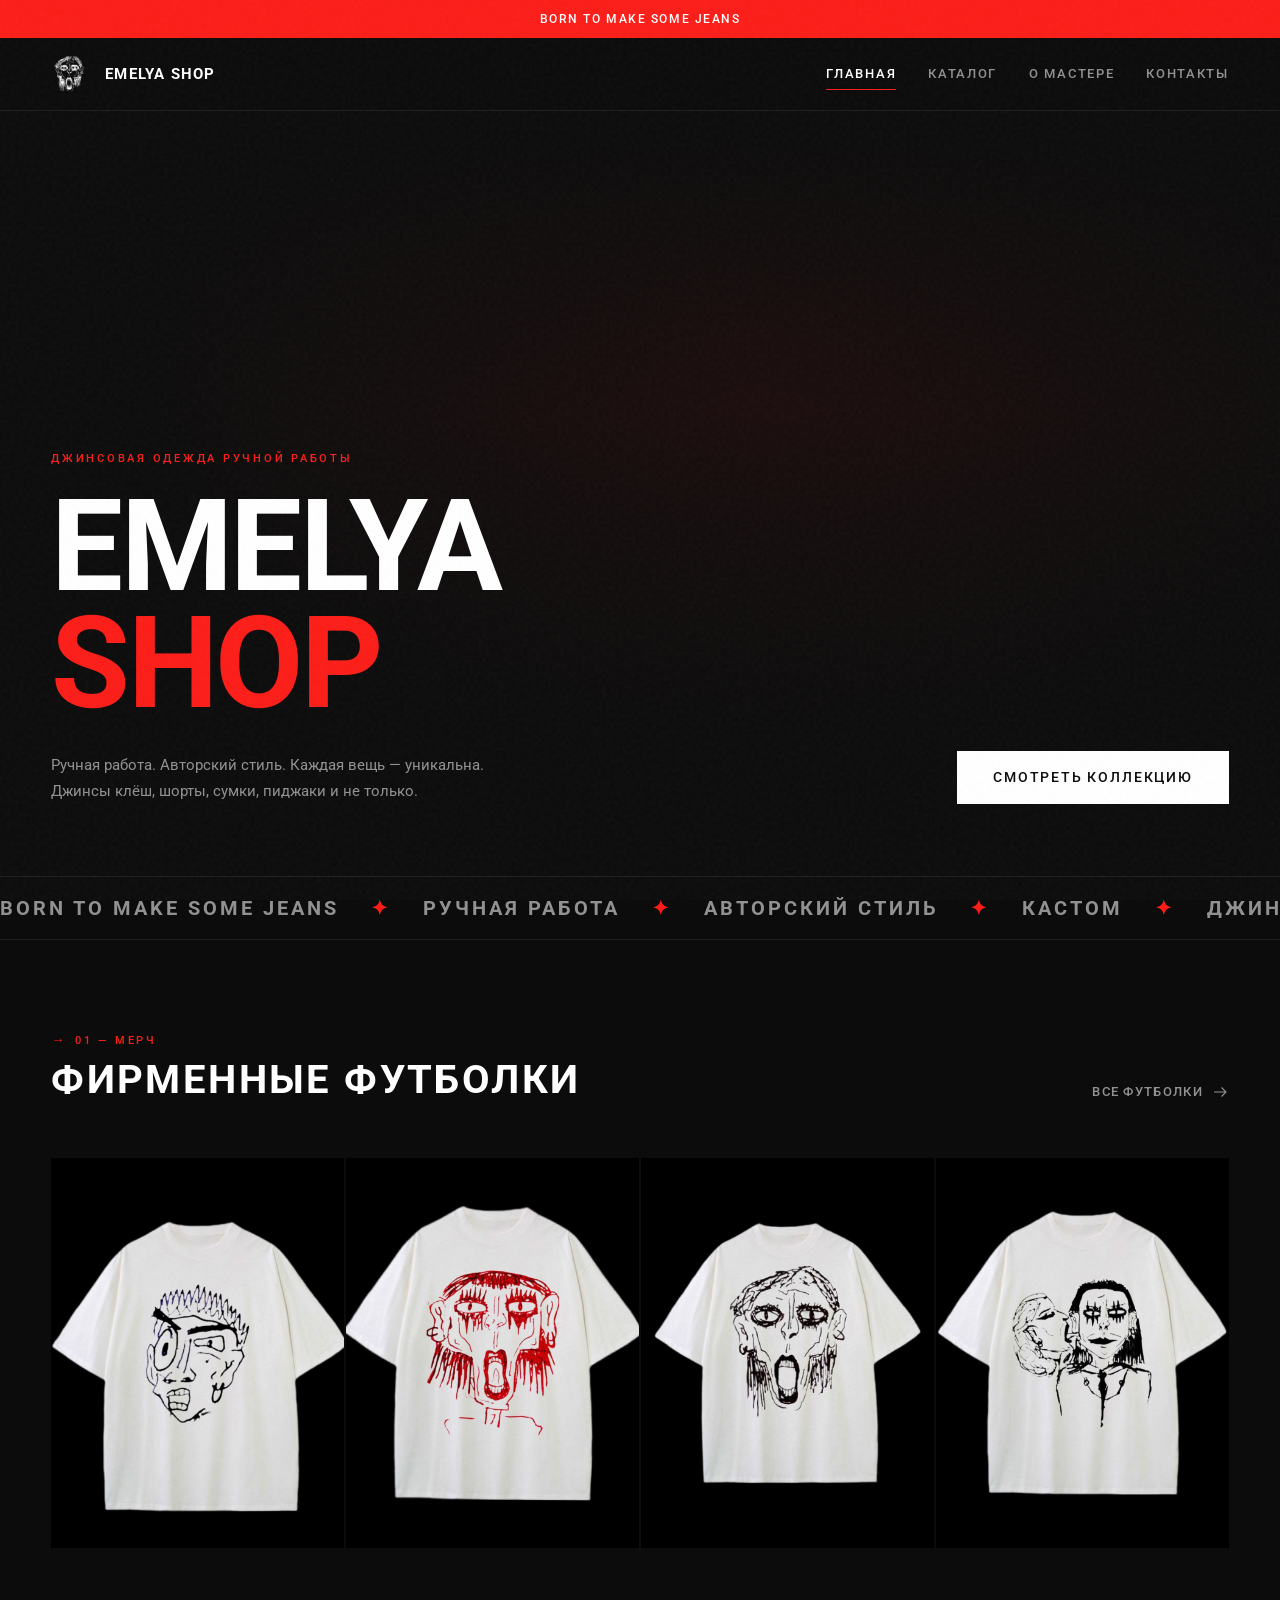
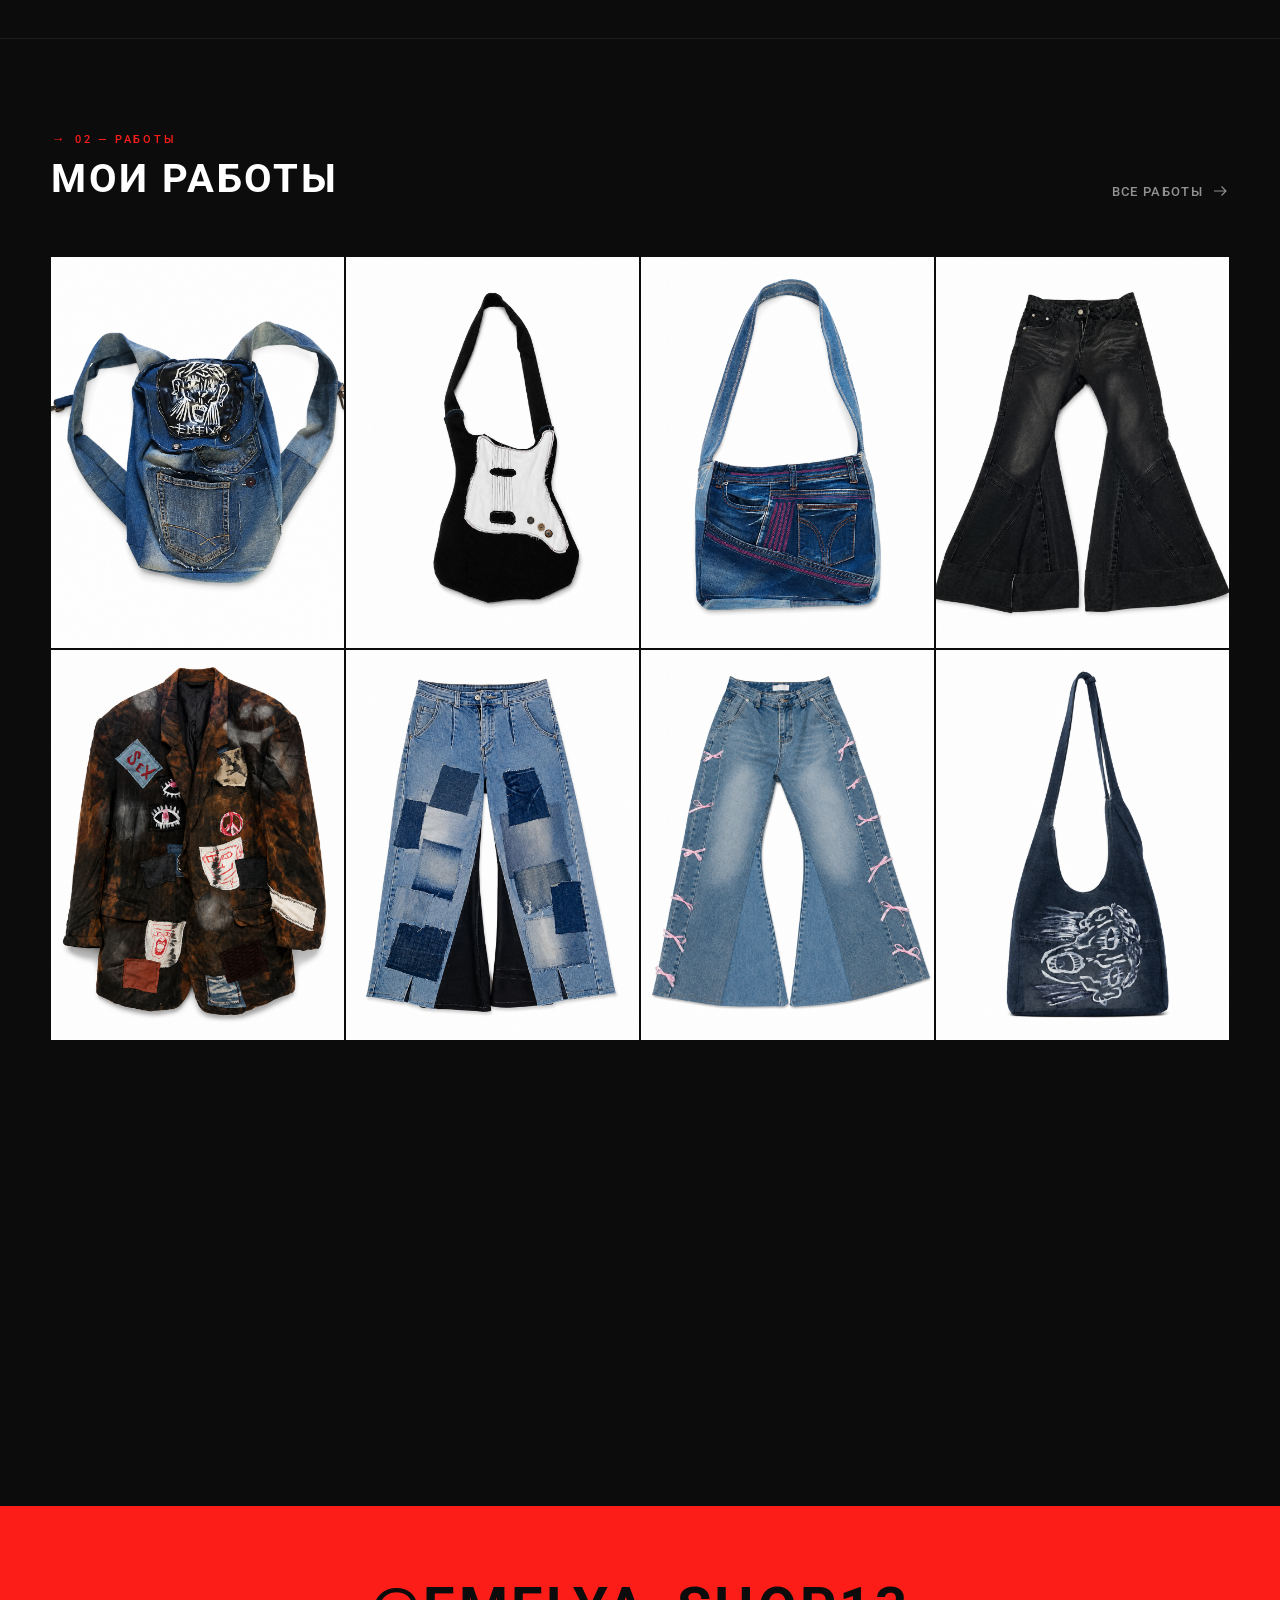
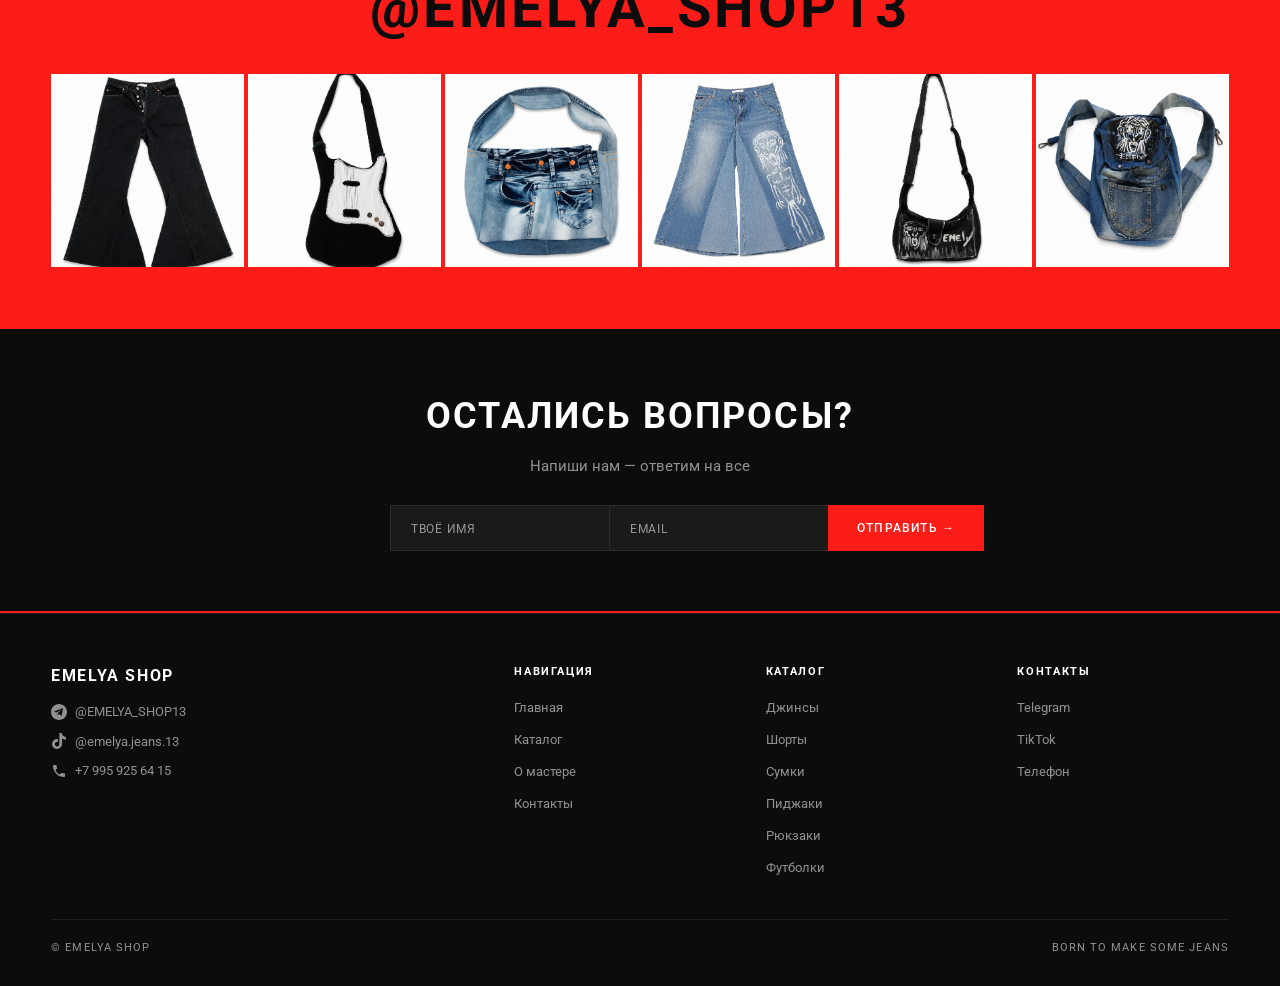
<file: index.html>
<!DOCTYPE html>
<html lang="ru">
<head>
  <meta charset="UTF-8">
  <meta name="viewport" content="width=device-width, initial-scale=1.0">
  <title>EMELYA SHOP — Джинсовая одежда</title>
  <meta name="description" content="Emelya Shop — джинсовая одежда. Джинсы клёш, шорты, сумки, пиджаки.">
  <meta name="robots" content="noimageindex, max-image-preview:none">
  <link rel="stylesheet" href="css/style.css">

  <link rel="icon" href="images/clear-logo-white.png" sizes="32x32">
  <link rel="icon" href="images/clear-logo-white.png" sizes="16x16">
  <link rel="apple-touch-icon" href="images/clear-logo-white.png" sizes="180x180">
  <link rel="manifest" href="manifest.json">
</head>
<body>
  <div class="grain"></div>

  <div class="announcement">BORN TO MAKE SOME JEANS</div>

  <header class="header">
    <div class="container header-inner">
      <a href="index.html" class="logo"><img src="images/clear-logo-white.png" alt="Emelya Shop"><span class="logo-text" data-text="EMELYA SHOP">EMELYA SHOP</span></a>
      <nav class="nav">
        <a href="index.html" class="active">Главная</a>
        <a href="catalog.html">Каталог</a>
        <a href="about.html">О мастере</a>
        <a href="contacts.html">Контакты</a>
      </nav>
      <div class="burger"><span></span><span></span><span></span></div>
    </div>
  </header>

  <div class="mobile-menu">
    <a href="index.html">Главная</a>
    <a href="catalog.html">Каталог</a>
    <a href="about.html">О мастере</a>
    <a href="contacts.html">Контакты</a>
  </div>

  <section class="hero">
    <div class="hero-bg"></div>
    <div class="container hero-content">
      <div class="hero-label">Джинсовая одежда ручной работы</div>
      <h1 class="hero-title">EMELYA<span>SHOP</span></h1>
      <div class="hero-row">
        <p class="hero-desc">Ручная работа. Авторский стиль. Каждая вещь — уникальна.<br>Джинсы клёш, шорты, сумки, пиджаки и не только.</p>
        <a href="catalog.html" class="hero-btn">
          Смотреть коллекцию
         
        </a>
      </div>
    </div>
  </section>

    <!-- Marquee -->
  <div class="marquee">
    <div class="marquee-inner">
      <span class="marquee-text">BORN TO MAKE SOME JEANS <span class="red">✦</span> РУЧНАЯ РАБОТА <span class="red">✦</span> АВТОРСКИЙ СТИЛЬ <span class="red">✦</span> КАСТОМ <span class="red">✦</span> ДЖИНСЫ КЛЁШ <span class="red">✦</span> НАКЛЕЙКИ В ПОДАРОК <span class="red">✦</span> EMELYA SHOP <span class="red">✦</span> BORN TO MAKE SOME JEANS <span class="red">✦</span> РУЧНАЯ РАБОТА <span class="red">✦</span> АВТОРСКИЙ СТИЛЬ <span class="red">✦</span> КАСТОМ <span class="red">✦</span> ДЖИНСЫ КЛЁШ <span class="red">✦</span> НАКЛЕЙКИ В ПОДАРОК <span class="red">✦</span> EMELYA SHOP <span class="red">✦</span></span>
      <span class="marquee-text">BORN TO MAKE SOME JEANS <span class="red">✦</span> РУЧНАЯ РАБОТА <span class="red">✦</span> АВТОРСКИЙ СТИЛЬ <span class="red">✦</span> КАСТОМ <span class="red">✦</span> ДЖИНСЫ КЛЁШ <span class="red">✦</span> НАКЛЕЙКИ В ПОДАРОК <span class="red">✦</span> EMELYA SHOP <span class="red">✦</span> BORN TO MAKE SOME JEANS <span class="red">✦</span> РУЧНАЯ РАБОТА <span class="red">✦</span> АВТОРСКИЙ СТИЛЬ <span class="red">✦</span> КАСТОМ <span class="red">✦</span> ДЖИНСЫ КЛЁШ <span class="red">✦</span> НАКЛЕЙКИ В ПОДАРОК <span class="red">✦</span> EMELYA SHOP <span class="red">✦</span></span>
    </div>
  </div>

</section>


  <section class="section">
    <div class="container">
      <div class="section-header">
        <div>
          <div class="section-label">01 — Мерч</div>
          <h2 class="section-title">Фирменные футболки</h2>
        </div>
        <a href="catalog.html?filter=tshirts" class="section-link">
          Все футболки
         
         <svg viewBox="0 0 24 24" fill="none" stroke="currentColor" stroke-width="1.5"><path d="M4 12h16m-6-6l6 6-6 6"/></svg></a>
      </div>

      <div class="works-grid">
        <a href="catalog.html?filter=tshirts" class="work-card">
          <img src="images/works/tshirt-squint.png" alt="Футболка Прищур">
          <div class="work-card-info"><h3>Squint</h3><span>Мерч</span></div>
        </a>
        <a href="catalog.html?filter=tshirts" class="work-card">
          <img src="images/works/tshirt-red-scream.png" alt="Футболка Красный крик">
          <div class="work-card-info"><h3>Horror</h3><span>Мерч</span></div>
        </a>
        <a href="catalog.html?filter=tshirts" class="work-card">
          <img src="images/works/tshirt-logo.png" alt="Футболка лого">
          <div class="work-card-info"><h3>Dread</h3><span>Мерч</span></div>
        </a>
        <a href="catalog.html?filter=tshirts" class="work-card">
          <img src="images/works/tshirt-licorice.png" alt="Футболка Лизоух">
          <div class="work-card-info"><h3>Sacrifice</h3><span>Мерч</span></div>
        </a>
      </div>
    </div>
  </section>

  <div class="divider"></div>

  <section class="section">
    <div class="container">
      <div class="section-header">
        <div>
          <div class="section-label">02 — Работы</div>
          <h2 class="section-title">Мои работы</h2>
        </div>
        <a href="catalog.html" class="section-link">
          Все работы
         
         <svg viewBox="0 0 24 24" fill="none" stroke="currentColor" stroke-width="1.5"><path d="M4 12h16m-6-6l6 6-6 6"/></svg></a>
      </div>

      <div class="works-grid">
        <a href="catalog.html" class="work-card">
          <img src="images/works/backpack.png" alt="Рюкзак">
          <div class="work-card-info"><h3>UrbanPack</h3><span>Рюкзаки</span></div>
        </a>
        <a href="catalog.html" class="work-card">
          <img src="images/works/bag-guitar.png" alt="Сумка-гитара">
          <div class="work-card-info"><h3>Guitar</h3><span>Сумки</span></div>
        </a>
        <a href="catalog.html" class="work-card">
          <img src="images/works/bag-pocket-dark.png" alt="Сумка карман тёмная">
          <div class="work-card-info"><h3>Eclipse</h3><span>Сумки</span></div>
        </a>
        <a href="catalog.html" class="work-card">
          <img src="images/works/jeans-black-top.png" alt="Чёрный топ">
          <div class="work-card-info"><h3>Black Top</h3><span>Джинсы</span></div>
        </a>
        <a href="catalog.html" class="work-card">
          <img src="images/works/jacket-cherkash.png" alt="Пиджак Черкаш">
          <div class="work-card-info"><h3>Heritage</h3><span>Пиджаки</span></div>
        </a>

        <a href="catalog.html" class="work-card">
          <img src="images/works/jeans-patches.png" alt="Джинсы с заплатками">
          <div class="work-card-info"><h3>Patches</h3><span>Джинсы</span></div>
        </a>
        <a href="catalog.html" class="work-card">
          <img src="images/works/jeans-barbie.png" alt="Джинсы барби">
          <div class="work-card-info"><h3>Barbie</h3><span>Джинсы</span></div>
        </a>
        <a href="catalog.html" class="work-card">
          <img src="images/works/shopper-blue.png" alt="Шопер синий">
          <div class="work-card-info"><h3>Shopper</h3><span>Сумки</span></div>
        </a>
      </div>
    </div>
  </section>

  <section class="cta-banner">
    <div class="container">
      <h2 class="cta-title">Хочешь свою вещь?</h2>
      <p class="cta-desc">Напиши — обсудим детали, подберём материал, создадим что-то уникальное</p>
      <a href="contacts.html" class="cta-btn">
        Связаться
       
      </a>
      <p class="cta-bonus">К каждому заказу — фирменные наклейки в подарок</p>
    </div>
  </section>

  <!-- Social Feed -->
  <section class="social-feed">
    <div class="container">
      <div class="social-feed-header">
        <h2 class="social-feed-title">@EMELYA_SHOP13</h2>
      </div>
      <div class="social-feed-grid">
        <div class="social-feed-item"><img src="images/works/jeans-black.png" alt=""></div>
        <div class="social-feed-item"><img src="images/works/bag-guitar.png" alt=""></div>
        <div class="social-feed-item"><img src="images/works/bag-pocket-light.png" alt=""></div>
        <div class="social-feed-item"><img src="images/works/shorts-print.png" alt=""></div>
        <div class="social-feed-item"><img src="images/works/bag-black.png" alt=""></div>
        <div class="social-feed-item"><img src="images/works/backpack.png" alt=""></div>
      </div>
    </div>
  </section>

  <!-- Newsletter -->
  <section class="newsletter">
    <div class="container">
      <div class="newsletter-inner">
        <h2 class="newsletter-title">Остались вопросы?</h2>
        <p class="newsletter-desc">Напиши нам — ответим на все</p>
                <form class="newsletter-form">
          <input type="text" class="newsletter-input" placeholder="Твоё имя" required>
          <input type="email" class="newsletter-input" placeholder="Email" required>
          <button type="submit" class="newsletter-submit">Отправить →</button>
          <div class="newsletter-success">Скоро с вами свяжутся</div>
        </form>
      </div>
    </div>
  </section>

  <footer class="footer">
    <div class="container">
      <div class="footer-grid">
        <div class="footer-left">
          <div class="footer-brand">
          <h3>Emelya Shop</h3>
          <div class="footer-social">
            <a href="https://t.me/Emelya_shop13" target="_blank" aria-label="Telegram">
              <svg viewBox="0 0 24 24" fill="currentColor" width="16" height="16"><path d="M12 0C5.37 0 0 5.37 0 12s5.37 12 12 12 12-5.37 12-12S18.63 0 12 0zm5.95 7.47l-1.97 9.28c-.15.67-.54.83-1.09.52l-3.02-2.22-1.46 1.4c-.16.16-.3.3-.61.3l.22-3.06 5.56-5.02c.24-.22-.05-.33-.37-.14l-6.87 4.32-2.97-.93c-.65-.2-.66-.65.14-.96l11.6-4.47c.54-.2 1.01.13.83.96z"/></svg>
              <span>@EMELYA_SHOP13</span>
            </a>
            <a href="https://www.tiktok.com/@emelya.jeans.13?_r=1&_t=ZS-98FneAqxl2o" target="_blank" aria-label="TikTok">
              <svg viewBox="0 0 24 24" fill="currentColor" width="16" height="16"><path d="M12.53.02C13.84 0 15.14.01 16.44 0c.08 1.53.63 3.09 1.75 4.17 1.12 1.11 2.7 1.62 4.24 1.79v4.03c-1.44-.05-2.89-.35-4.2-.97-.57-.26-1.1-.59-1.62-.93-.01 2.92.01 5.84-.02 8.75-.08 1.4-.54 2.79-1.35 3.94-1.31 1.92-3.58 3.17-5.91 3.21-1.43.08-2.86-.31-4.08-1.03-2.02-1.19-3.44-3.37-3.65-5.71-.02-.5-.03-1-.01-1.49.18-1.9 1.12-3.72 2.58-4.96 1.66-1.44 3.98-2.13 6.15-1.72.02 1.48-.04 2.96-.04 4.44-.99-.32-2.15-.23-3.02.37-.63.41-1.11 1.04-1.36 1.75-.21.51-.15 1.07-.14 1.61.24 1.64 1.82 3.02 3.5 2.87 1.12-.01 2.19-.66 2.77-1.61.19-.33.4-.67.41-1.06.1-1.79.06-3.57.07-5.36.01-4.03-.01-8.05.02-12.07z"/></svg>
              <span>@emelya.jeans.13</span>
            </a>
            <a href="tel:+79959256415" aria-label="Телефон">
              <svg viewBox="0 0 24 24" fill="currentColor" width="16" height="16"><path d="M6.62 10.79c1.44 2.83 3.76 5.14 6.59 6.59l2.2-2.2c.27-.27.67-.36 1.02-.24 1.12.37 2.33.57 3.57.57.55 0 1 .45 1 1V20c0 .55-.45 1-1 1-9.39 0-17-7.61-17-17 0-.55.45-1 1-1h3.5c.55 0 1 .45 1 1 0 1.25.2 2.45.57 3.57.11.35.03.74-.25 1.02l-2.2 2.2z"/></svg>
              <span>+7 995 925 64 15</span>
            </a>
          </div>
          </div>
          <div class="footer-col">
          <h4>Навигация</h4>
          <ul>
            <li><a href="index.html">Главная</a></li>
            <li><a href="catalog.html">Каталог</a></li>
            <li><a href="about.html">О мастере</a></li>
            <li><a href="contacts.html">Контакты</a></li>
          </ul>
        </div>
        </div>
        <div class="footer-right">
          <div class="footer-col">
          <h4>Каталог</h4>
          <ul>
            <li><a href="catalog.html?filter=jeans">Джинсы</a></li>
            <li><a href="catalog.html?filter=shorts">Шорты</a></li>
            <li><a href="catalog.html?filter=bags">Сумки</a></li>
            <li><a href="catalog.html?filter=jackets">Пиджаки</a></li>
            <li><a href="catalog.html?filter=backpacks">Рюкзаки</a></li>
            <li><a href="catalog.html?filter=tshirts">Футболки</a></li>
          </ul>
        </div>
          <div class="footer-col">
          <h4>Контакты</h4>
          <ul>
            <li><a href="https://t.me/Emelya_shop13" target="_blank">Telegram</a></li>
            <li><a href="https://www.tiktok.com/@emelya.jeans.13?_r=1&_t=ZS-98FneAqxl2o" target="_blank">TikTok</a></li>
            <li><a href="tel:+79959256415">Телефон</a></li>
          </ul>
        </div>
        </div>
      </div>
      <div class="footer-bottom">
        <span>&copy; <span class="easter-egg" id="easter-egg">Emelya</span> Shop</span>
        <span>BORN TO MAKE SOME JEANS</span>
      </div>
    </div>
  </footer>

  <script src="js/main.js"></script>
  <script src="js/animations.js"></script>
</body>
</html>
</file>
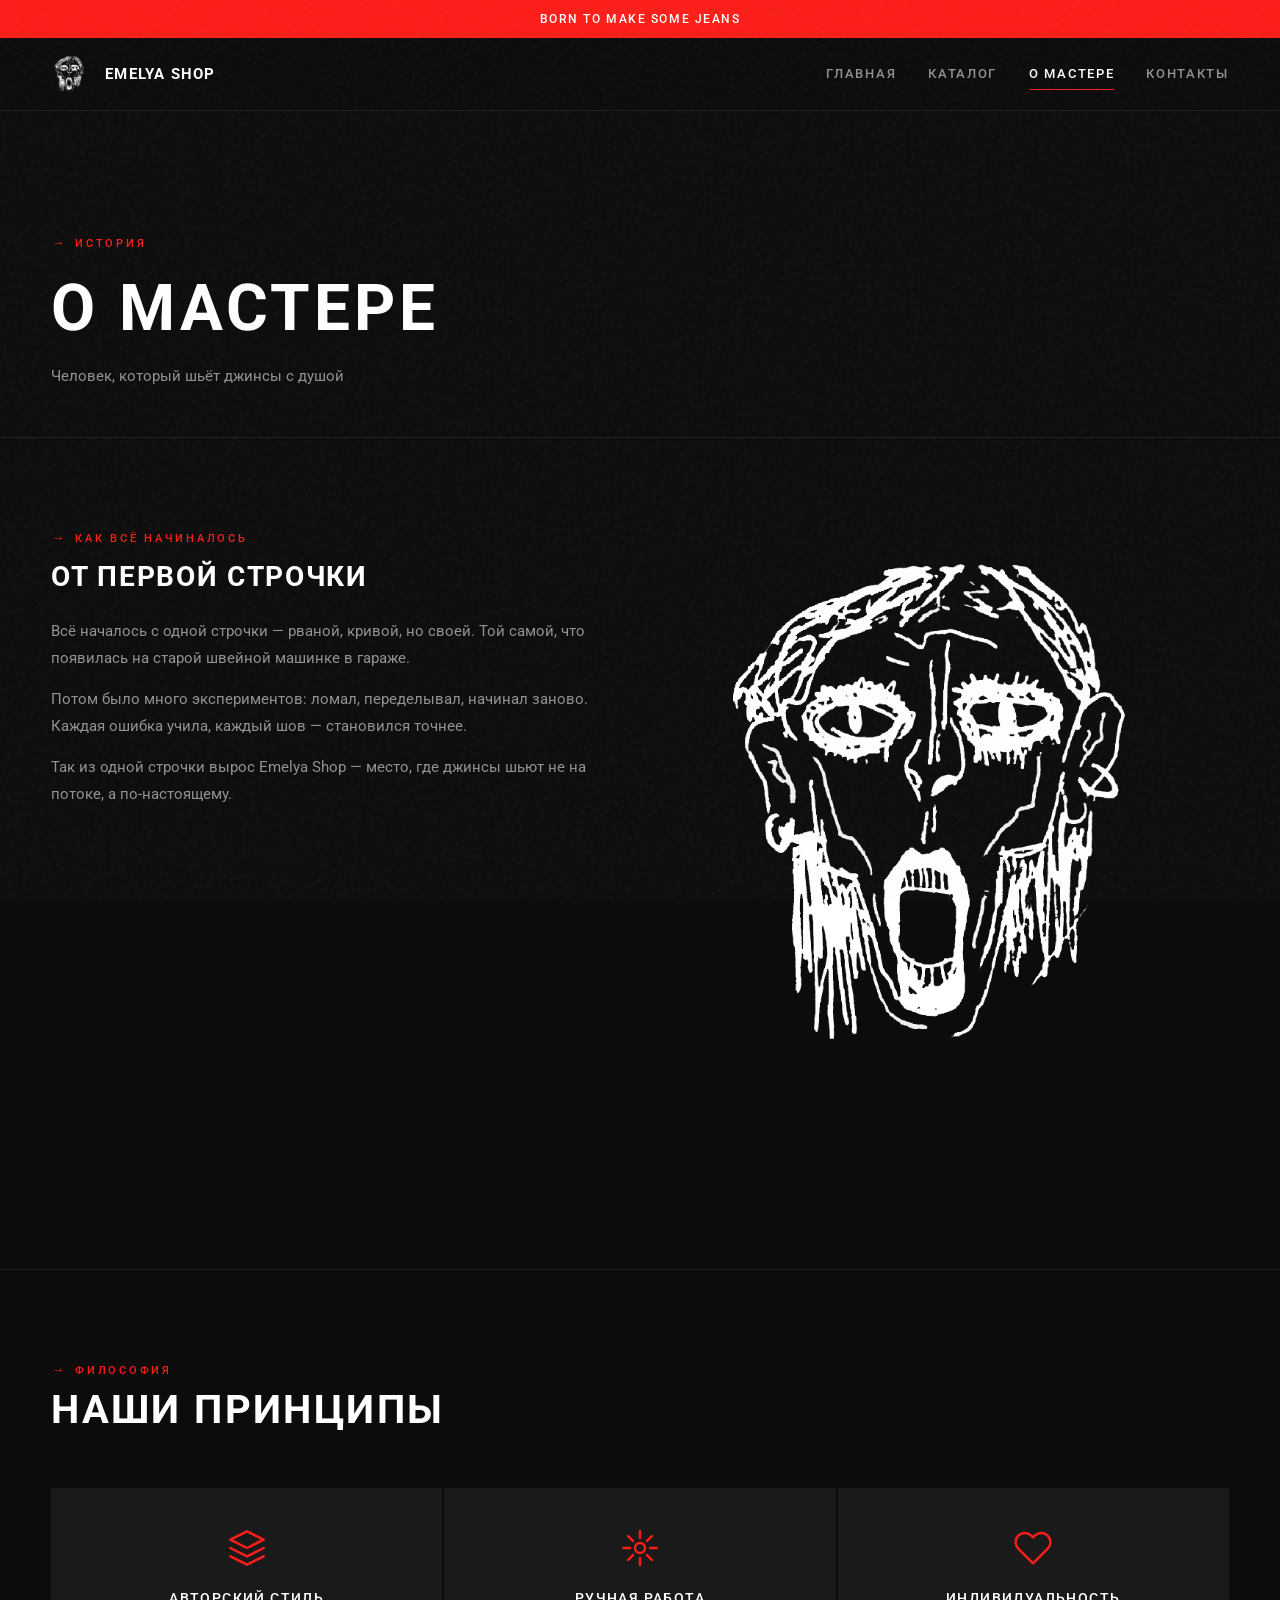
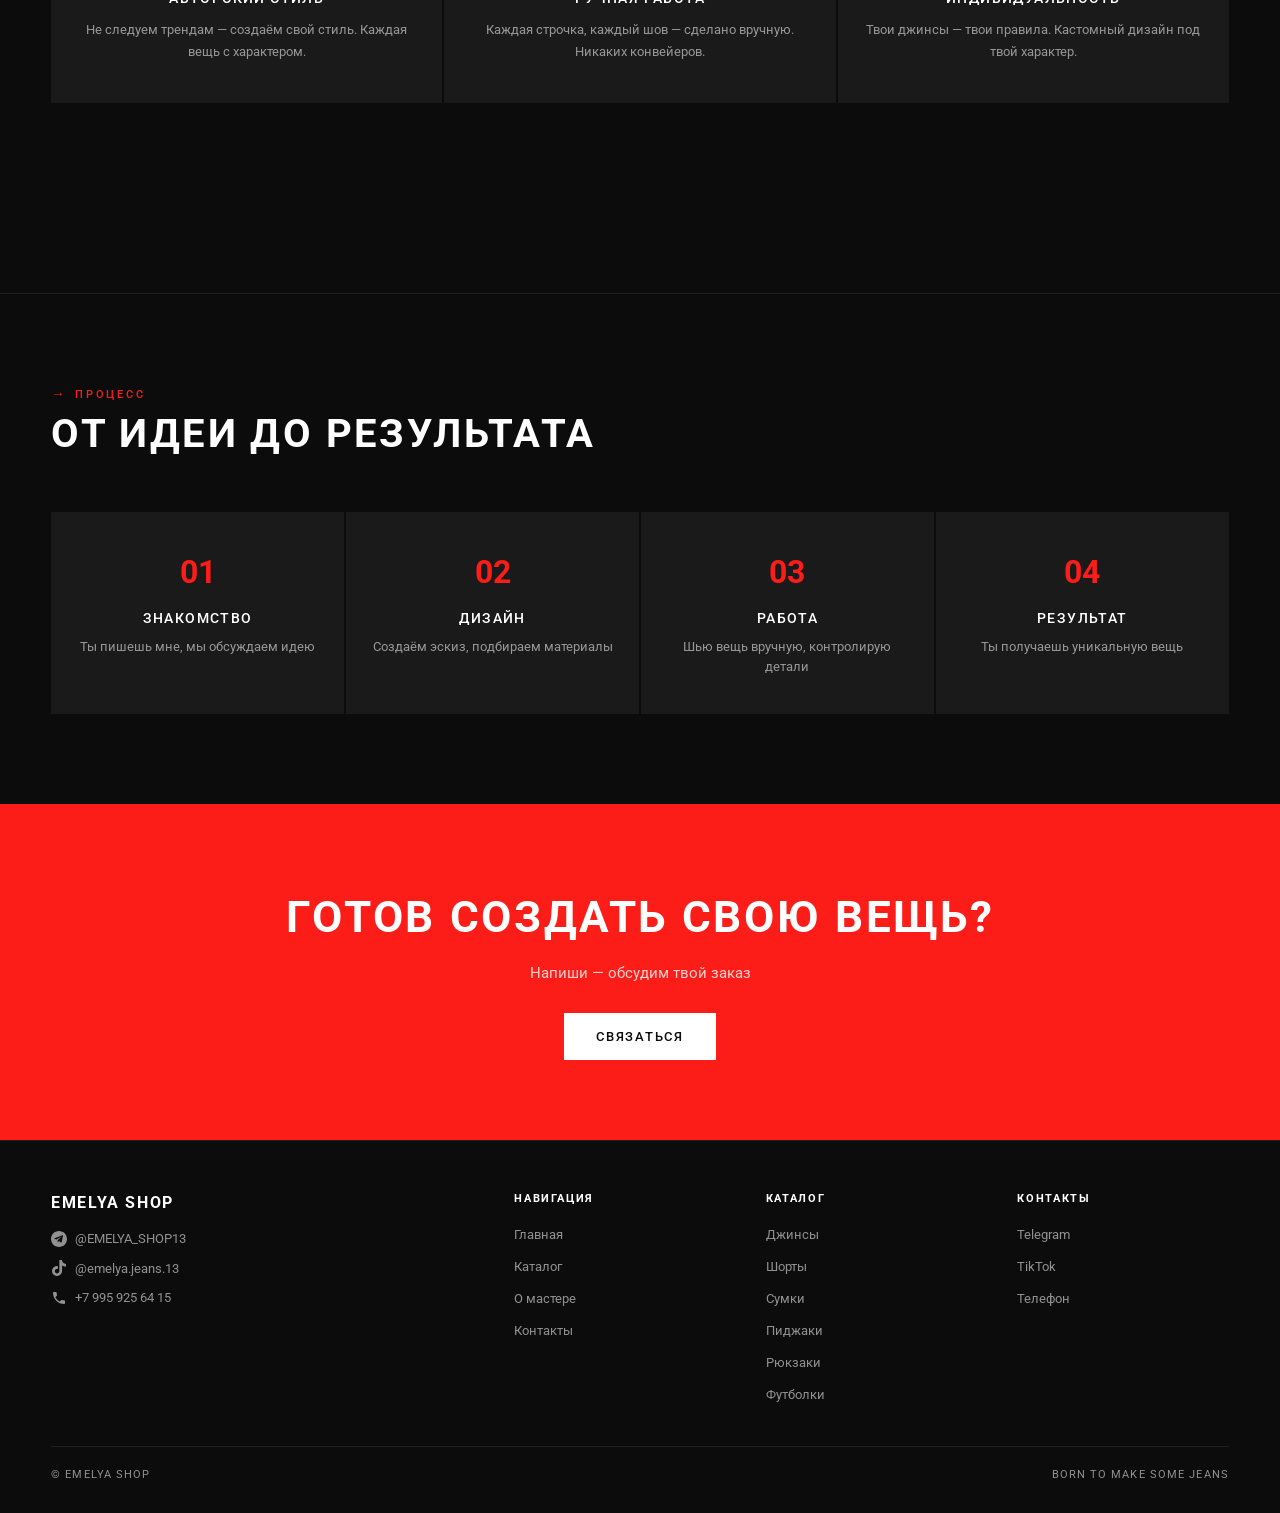
<file: about.html>
<!DOCTYPE html>
<html lang="ru">
<head>
  <meta charset="UTF-8">
  <meta name="viewport" content="width=device-width, initial-scale=1.0">
  <title>О мастере — EMELYA SHOP</title>
  <meta name="robots" content="noimageindex, max-image-preview:none">
  <link rel="stylesheet" href="css/style.css">

  <link rel="icon" href="images/clear-logo-white.png" sizes="32x32">
  <link rel="icon" href="images/clear-logo-white.png" sizes="16x16">
  <link rel="apple-touch-icon" href="images/clear-logo-white.png" sizes="180x180">
  <link rel="manifest" href="manifest.json">
</head>
<body>
  <div class="grain"></div>
  <div class="announcement">BORN TO MAKE SOME JEANS</div>
  <header class="header">
    <div class="container header-inner">
      <a href="index.html" class="logo"><img src="images/clear-logo-white.png" alt="Emelya Shop"><span class="logo-text" data-text="EMELYA SHOP">EMELYA SHOP</span></a>
      <nav class="nav">
        <a href="index.html">Главная</a>
        <a href="catalog.html">Каталог</a>
        <a href="about.html" class="active">О мастере</a>
        <a href="contacts.html">Контакты</a>
      </nav>
      <div class="burger"><span></span><span></span><span></span></div>
    </div>
  </header>
  <div class="mobile-menu"><a href="index.html">Главная</a><a href="catalog.html">Каталог</a><a href="about.html">О мастере</a><a href="contacts.html">Контакты</a></div>

  <section class="page-hero">
    <div class="container">
      <div class="section-label">История</div>
      <h1 class="page-hero-title">О мастере</h1>
      <p class="page-hero-sub">Человек, который шьёт джинсы с душой</p>
    </div>
  </section>

  <section class="section">
    <div class="container">
      <div class="about-story">
        <div>
          <div class="section-label">Как всё начиналось</div>
          <h2>От первой строчки</h2>
          <p>Всё началось с одной строчки — рваной, кривой, но <span class="hl">своей</span>. Той самой, что появилась на старой швейной машинке в гараже.</p>
          <p>Потом было много экспериментов: ломал, переделывал, начинал заново. Каждая ошибка учила, каждый шов — <span class="hl">становился точнее</span>.</p>
          <p>Так из одной строчки вырос <span class="hl">Emelya Shop</span> — место, где джинсы шьют не на потоке, а <span class="hl">по-настоящему</span>.</p>
        </div>
        <div class="about-story-img"><img src="images/clear-logo-white.png" alt="Emelya Shop"></div>
      </div>
    </div>
  </section>

  <div class="divider"></div>

  <section class="section">
    <div class="container">
      <div class="section-header">
        <div><div class="section-label">Философия</div><h2 class="section-title">Наши принципы</h2></div>
      </div>
      <div class="philosophy-grid">
        <div class="philosophy-card">
          <div class="philosophy-icon">
            <svg viewBox="0 0 24 24" fill="none" stroke="currentColor" stroke-width="1.5" stroke-linecap="round" stroke-linejoin="round"><path d="M12 2L2 7l10 5 10-5-10-5z"/><path d="M2 17l10 5 10-5"/><path d="M2 12l10 5 10-5"/></svg>
          </div>
          <h3>Авторский стиль</h3>
          <p>Не следуем трендам — создаём свой стиль. Каждая вещь с характером.</p>
        </div>
        <div class="philosophy-card">
          <div class="philosophy-icon">
            <svg viewBox="0 0 24 24" fill="none" stroke="currentColor" stroke-width="1.5" stroke-linecap="round" stroke-linejoin="round"><circle cx="12" cy="12" r="3"/><path d="M12 2v4m0 12v4M4.93 4.93l2.83 2.83m8.48 8.48l2.83 2.83M2 12h4m12 0h4M4.93 19.07l2.83-2.83m8.48-8.48l2.83-2.83"/></svg>
          </div>
          <h3>Ручная работа</h3>
          <p>Каждая строчка, каждый шов — сделано вручную. Никаких конвейеров.</p>
        </div>
        <div class="philosophy-card">
          <div class="philosophy-icon">
            <svg viewBox="0 0 24 24" fill="none" stroke="currentColor" stroke-width="1.5" stroke-linecap="round" stroke-linejoin="round"><path d="M20.84 4.61a5.5 5.5 0 0 0-7.78 0L12 5.67l-1.06-1.06a5.5 5.5 0 0 0-7.78 7.78l1.06 1.06L12 21.23l7.78-7.78 1.06-1.06a5.5 5.5 0 0 0 0-7.78z"/></svg>
          </div>
          <h3>Индивидуальность</h3>
          <p>Твои джинсы — твои правила. Кастомный дизайн под твой характер.</p>
        </div>
      </div>
    </div>
  </section>

  <div class="divider"></div>

  <section class="section">
    <div class="container">
      <div class="section-header">
        <div><div class="section-label">Процесс</div><h2 class="section-title">От идеи до результата</h2></div>
      </div>
      <div class="process-steps">
        <div class="process-step"><div class="step-num">01</div><h3>Знакомство</h3><p>Ты пишешь мне, мы обсуждаем идею</p></div>
        <div class="process-step"><div class="step-num">02</div><h3>Дизайн</h3><p>Создаём эскиз, подбираем материалы</p></div>
        <div class="process-step"><div class="step-num">03</div><h3>Работа</h3><p>Шью вещь вручную, контролирую детали</p></div>
        <div class="process-step"><div class="step-num">04</div><h3>Результат</h3><p>Ты получаешь уникальную вещь</p></div>
      </div>
    </div>
  </section>

  <section class="cta-banner">
    <div class="container">
      <h2 class="cta-title">Готов создать свою вещь?</h2>
      <p class="cta-desc">Напиши — обсудим твой заказ</p>
      <a href="contacts.html" class="cta-btn">Связаться</a>
    </div>
  </section>

  <footer class="footer">
    <div class="container">
      <div class="footer-grid">
        <div class="footer-left">
          <div class="footer-brand">
          <h3>Emelya Shop</h3>
          <div class="footer-social">
            <a href="https://t.me/Emelya_shop13" target="_blank" aria-label="Telegram">
              <svg viewBox="0 0 24 24" fill="currentColor" width="16" height="16"><path d="M12 0C5.37 0 0 5.37 0 12s5.37 12 12 12 12-5.37 12-12S18.63 0 12 0zm5.95 7.47l-1.97 9.28c-.15.67-.54.83-1.09.52l-3.02-2.22-1.46 1.4c-.16.16-.3.3-.61.3l.22-3.06 5.56-5.02c.24-.22-.05-.33-.37-.14l-6.87 4.32-2.97-.93c-.65-.2-.66-.65.14-.96l11.6-4.47c.54-.2 1.01.13.83.96z"/></svg>
              <span>@EMELYA_SHOP13</span>
            </a>
            <a href="https://www.tiktok.com/@emelya.jeans.13?_r=1&_t=ZS-98FneAqxl2o" target="_blank" aria-label="TikTok">
              <svg viewBox="0 0 24 24" fill="currentColor" width="16" height="16"><path d="M12.53.02C13.84 0 15.14.01 16.44 0c.08 1.53.63 3.09 1.75 4.17 1.12 1.11 2.7 1.62 4.24 1.79v4.03c-1.44-.05-2.89-.35-4.2-.97-.57-.26-1.1-.59-1.62-.93-.01 2.92.01 5.84-.02 8.75-.08 1.4-.54 2.79-1.35 3.94-1.31 1.92-3.58 3.17-5.91 3.21-1.43.08-2.86-.31-4.08-1.03-2.02-1.19-3.44-3.37-3.65-5.71-.02-.5-.03-1-.01-1.49.18-1.9 1.12-3.72 2.58-4.96 1.66-1.44 3.98-2.13 6.15-1.72.02 1.48-.04 2.96-.04 4.44-.99-.32-2.15-.23-3.02.37-.63.41-1.11 1.04-1.36 1.75-.21.51-.15 1.07-.14 1.61.24 1.64 1.82 3.02 3.5 2.87 1.12-.01 2.19-.66 2.77-1.61.19-.33.4-.67.41-1.06.1-1.79.06-3.57.07-5.36.01-4.03-.01-8.05.02-12.07z"/></svg>
              <span>@emelya.jeans.13</span>
            </a>
            <a href="tel:+79959256415" aria-label="Телефон">
              <svg viewBox="0 0 24 24" fill="currentColor" width="16" height="16"><path d="M6.62 10.79c1.44 2.83 3.76 5.14 6.59 6.59l2.2-2.2c.27-.27.67-.36 1.02-.24 1.12.37 2.33.57 3.57.57.55 0 1 .45 1 1V20c0 .55-.45 1-1 1-9.39 0-17-7.61-17-17 0-.55.45-1 1-1h3.5c.55 0 1 .45 1 1 0 1.25.2 2.45.57 3.57.11.35.03.74-.25 1.02l-2.2 2.2z"/></svg>
              <span>+7 995 925 64 15</span>
            </a>
          </div>
          </div>
          <div class="footer-col">
          <h4>Навигация</h4>
          <ul>
            <li><a href="index.html">Главная</a></li>
            <li><a href="catalog.html">Каталог</a></li>
            <li><a href="about.html">О мастере</a></li>
            <li><a href="contacts.html">Контакты</a></li>
          </ul>
        </div>
        </div>
        <div class="footer-right">
          <div class="footer-col">
          <h4>Каталог</h4>
          <ul>
            <li><a href="catalog.html?filter=jeans">Джинсы</a></li>
            <li><a href="catalog.html?filter=shorts">Шорты</a></li>
            <li><a href="catalog.html?filter=bags">Сумки</a></li>
            <li><a href="catalog.html?filter=jackets">Пиджаки</a></li>
            <li><a href="catalog.html?filter=backpacks">Рюкзаки</a></li>
            <li><a href="catalog.html?filter=tshirts">Футболки</a></li>
          </ul>
        </div>
          <div class="footer-col">
          <h4>Контакты</h4>
          <ul>
            <li><a href="https://t.me/Emelya_shop13" target="_blank">Telegram</a></li>
            <li><a href="https://www.tiktok.com/@emelya.jeans.13?_r=1&_t=ZS-98FneAqxl2o" target="_blank">TikTok</a></li>
            <li><a href="tel:+79959256415">Телефон</a></li>
          </ul>
        </div>
        </div>
      </div>
      <div class="footer-bottom">
        <span>&copy; <span class="easter-egg" id="easter-egg">Emelya</span> Shop</span>
        <span>BORN TO MAKE SOME JEANS</span>
      </div>
    </div>
  </footer>
  <script src="js/main.js"></script>
  <script src="js/animations.js"></script>
</body>
</html>
</file>
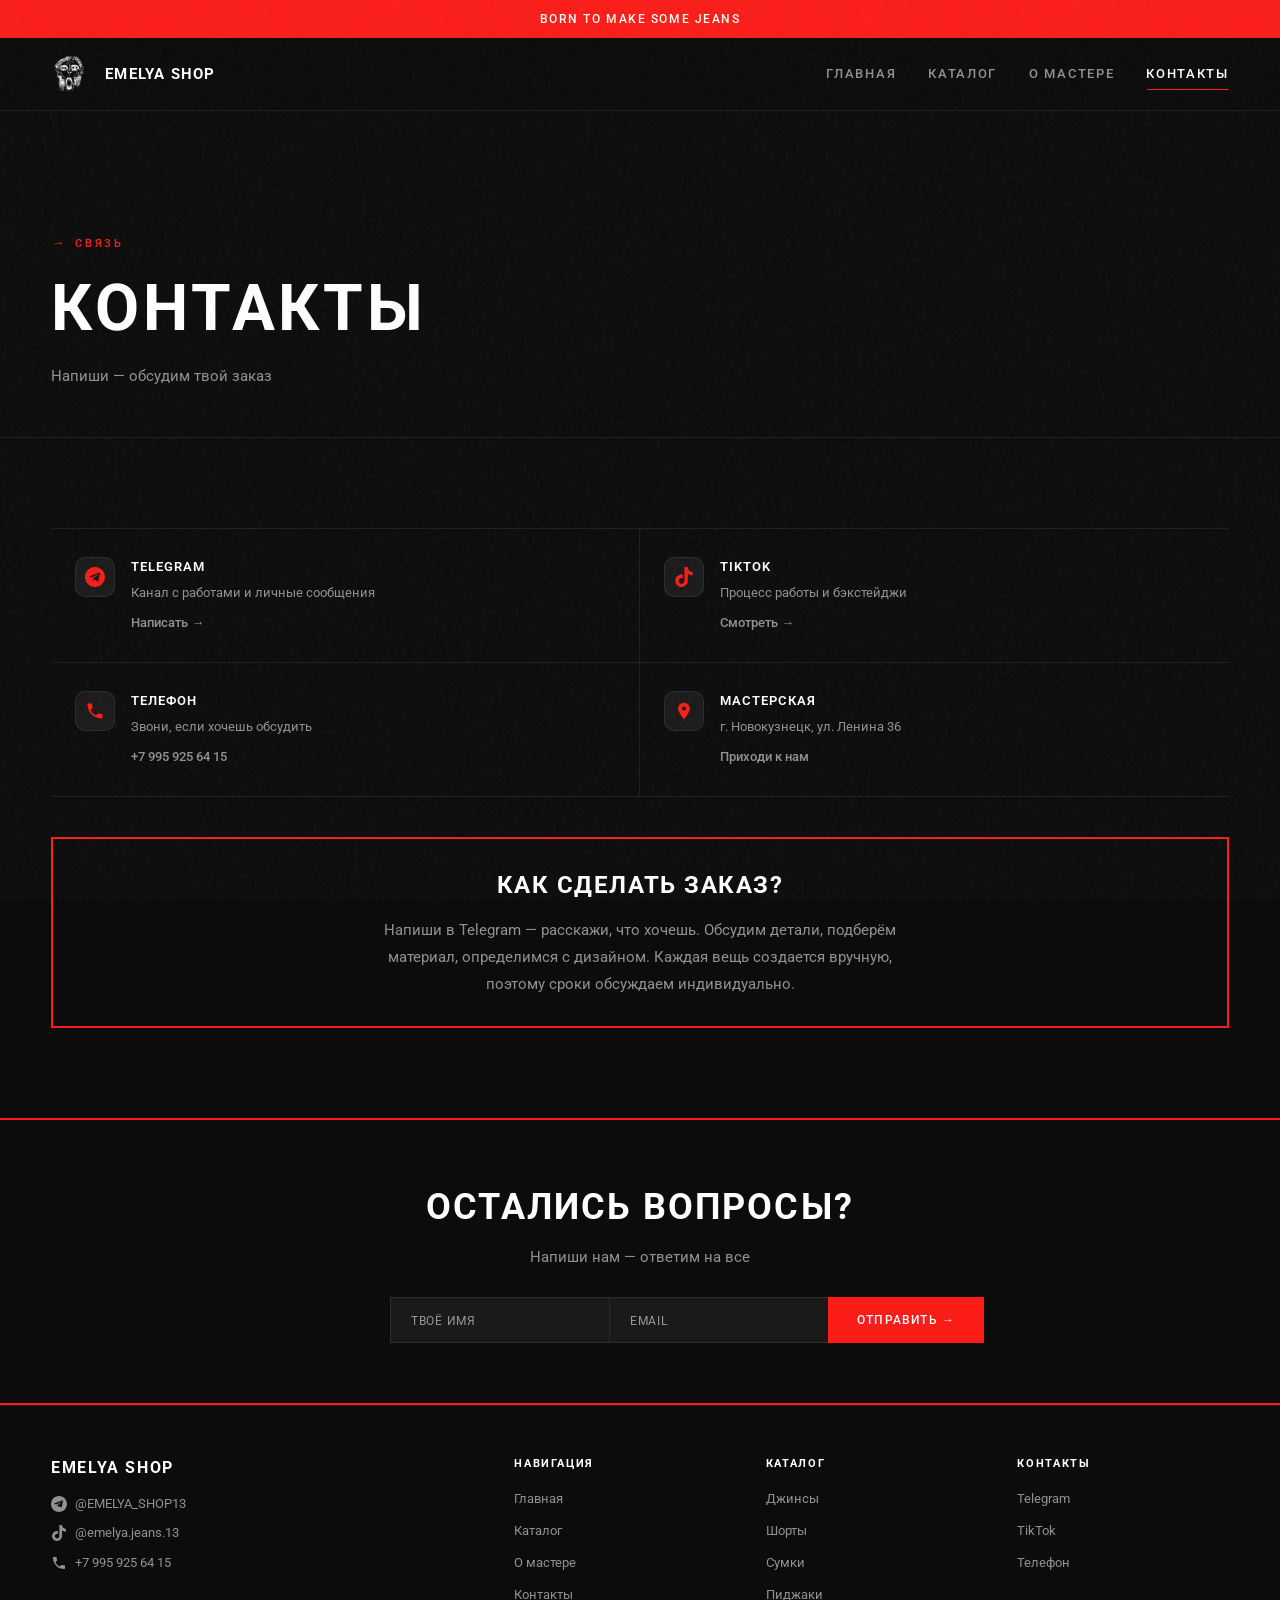
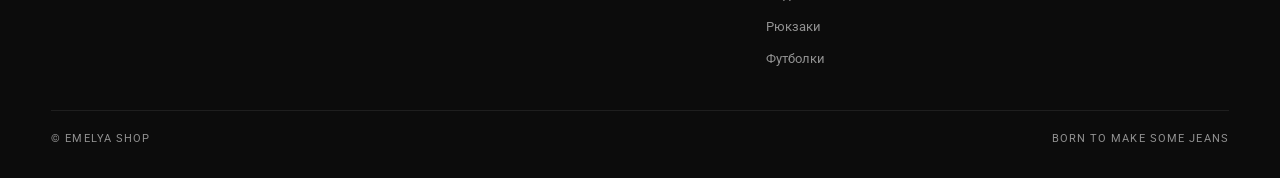
<file: contacts.html>
<!DOCTYPE html>
<html lang="ru">
<head>
  <meta charset="UTF-8">
  <meta name="viewport" content="width=device-width, initial-scale=1.0">
  <title>Контакты — EMELYA SHOP</title>
  <meta name="robots" content="noimageindex, max-image-preview:none">
  <link rel="stylesheet" href="css/style.css">

  <link rel="icon" href="images/clear-logo-white.png" sizes="32x32">
  <link rel="icon" href="images/clear-logo-white.png" sizes="16x16">
  <link rel="apple-touch-icon" href="images/clear-logo-white.png" sizes="180x180">
  <link rel="manifest" href="manifest.json">
</head>
<body>
  <div class="grain"></div>
  <div class="announcement">BORN TO MAKE SOME JEANS</div>
  <header class="header">
    <div class="container header-inner">
      <a href="index.html" class="logo"><img src="images/clear-logo-white.png" alt="Emelya Shop"><span class="logo-text" data-text="EMELYA SHOP">EMELYA SHOP</span></a>
      <nav class="nav">
        <a href="index.html">Главная</a>
        <a href="catalog.html">Каталог</a>
        <a href="about.html">О мастере</a>
        <a href="contacts.html" class="active">Контакты</a>
      </nav>
      <div class="burger"><span></span><span></span><span></span></div>
    </div>
  </header>
  <div class="mobile-menu"><a href="index.html">Главная</a><a href="catalog.html">Каталог</a><a href="about.html">О мастере</a><a href="contacts.html">Контакты</a></div>

  <section class="page-hero">
    <div class="container">
      <div class="section-label">Связь</div>
      <h1 class="page-hero-title">Контакты</h1>
      <p class="page-hero-sub">Напиши — обсудим твой заказ</p>
    </div>
  </section>

  <section class="section">
    <div class="container">
      <!-- Kimono-style bordered contacts -->
      <div class="contacts-bordered">
        <div class="contact-bordered">
          <div class="contact-bordered-icon"><svg viewBox="0 0 24 24" fill="currentColor" width="24" height="24"><path d="M12 0C5.37 0 0 5.37 0 12s5.37 12 12 12 12-5.37 12-12S18.63 0 12 0zm5.95 7.47l-1.97 9.28c-.15.67-.54.83-1.09.52l-3.02-2.22-1.46 1.4c-.16.16-.3.3-.61.3l.22-3.06 5.56-5.02c.24-.22-.05-.33-.37-.14l-6.87 4.32-2.97-.93c-.65-.2-.66-.65.14-.96l11.6-4.47c.54-.2 1.01.13.83.96z"/></svg></div>
          <div class="contact-bordered-text">
            <h3>Telegram</h3>
            <p>Канал с работами и личные сообщения</p>
            <a href="https://t.me/Emelya_shop13" target="_blank">Написать →</a>
          </div>
        </div>
        <div class="contact-bordered">
          <div class="contact-bordered-icon"><svg viewBox="0 0 24 24" fill="currentColor" width="24" height="24"><path d="M12.53.02C13.84 0 15.14.01 16.44 0c.08 1.53.63 3.09 1.75 4.17 1.12 1.11 2.7 1.62 4.24 1.79v4.03c-1.44-.05-2.89-.35-4.2-.97-.57-.26-1.1-.59-1.62-.93-.01 2.92.01 5.84-.02 8.75-.08 1.4-.54 2.79-1.35 3.94-1.31 1.92-3.58 3.17-5.91 3.21-1.43.08-2.86-.31-4.08-1.03-2.02-1.19-3.44-3.37-3.65-5.71-.02-.5-.03-1-.01-1.49.18-1.9 1.12-3.72 2.58-4.96 1.66-1.44 3.98-2.13 6.15-1.72.02 1.48-.04 2.96-.04 4.44-.99-.32-2.15-.23-3.02.37-.63.41-1.11 1.04-1.36 1.75-.21.51-.15 1.07-.14 1.61.24 1.64 1.82 3.02 3.5 2.87 1.12-.01 2.19-.66 2.77-1.61.19-.33.4-.67.41-1.06.1-1.79.06-3.57.07-5.36.01-4.03-.01-8.05.02-12.07z"/></svg></div>
          <div class="contact-bordered-text">
            <h3>TikTok</h3>
            <p>Процесс работы и бэкстейджи</p>
            <a href="https://www.tiktok.com/@emelya.jeans.13?_r=1&_t=ZS-98FneAqxl2o" target="_blank">Смотреть →</a>
          </div>
        </div>
        <div class="contact-bordered">
          <div class="contact-bordered-icon"><svg viewBox="0 0 24 24" fill="currentColor" width="24" height="24"><path d="M6.62 10.79c1.44 2.83 3.76 5.14 6.59 6.59l2.2-2.2c.27-.27.67-.36 1.02-.24 1.12.37 2.33.57 3.57.57.55 0 1 .45 1 1V20c0 .55-.45 1-1 1-9.39 0-17-7.61-17-17 0-.55.45-1 1-1h3.5c.55 0 1 .45 1 1 0 1.25.2 2.45.57 3.57.11.35.03.74-.25 1.02l-2.2 2.2z"/></svg></div>
          <div class="contact-bordered-text">
            <h3>Телефон</h3>
            <p>Звони, если хочешь обсудить</p>
            <a href="tel:+79959256415">+7 995 925 64 15</a>
          </div>
        </div>
        <div class="contact-bordered">
          <div class="contact-bordered-icon"><svg viewBox="0 0 24 24" fill="currentColor" width="24" height="24"><path d="M12 2C8.13 2 5 5.13 5 9c0 5.25 7 13 7 13s7-7.75 7-13c0-3.87-3.13-7-7-7zm0 9.5c-1.38 0-2.5-1.12-2.5-2.5s1.12-2.5 2.5-2.5 2.5 1.12 2.5 2.5-1.12 2.5-2.5 2.5z"/></svg></div>
          <div class="contact-bordered-text">
            <h3>Мастерская</h3>
            <p>г. Новокузнецк, ул. Ленина 36</p>
            <a href="https://yandex.ru/maps/?text=г.+Новокузнецк,+ул.+Ленина+36" target="_blank">Приходи к нам</a>
          </div>
        </div>
      </div>

      <!-- Info box with red border -->
      <div class="border-box-thick" style="margin-top:40px;text-align:center;">
        <h2 style="font-size:1.5rem;font-weight:700;text-transform:uppercase;letter-spacing:0.06em;margin-bottom:14px;">Как сделать заказ?</h2>
        <p style="font-size:0.9375rem;color:var(--text-muted);line-height:1.8;max-width:560px;margin:0 auto;">Напиши в <span class="hl">Telegram</span> — расскажи, что хочешь. Обсудим детали, подберём материал, определимся с дизайном. Каждая вещь создается <span class="hl">вручную</span>, поэтому сроки обсуждаем индивидуально.</p>
      </div>
    </div>
  </section>

  <!-- Newsletter -->
  <section class="newsletter">
    <div class="container">
      <div class="newsletter-inner">
        <h2 class="newsletter-title">Остались вопросы?</h2>
        <p class="newsletter-desc">Напиши нам — ответим на все</p>
        <form class="newsletter-form">
          <input type="text" class="newsletter-input" placeholder="Твоё имя" required>
          <input type="email" class="newsletter-input" placeholder="Email" required>
          <button type="submit" class="newsletter-submit">Отправить →</button>
          <div class="newsletter-success">Скоро с вами свяжутся</div>
        </form>
      </div>
    </div>
  </section>

  <footer class="footer">
    <div class="container">
      <div class="footer-grid">
        <div class="footer-left">
          <div class="footer-brand">
          <h3>Emelya Shop</h3>
          <div class="footer-social">
            <a href="https://t.me/Emelya_shop13" target="_blank" aria-label="Telegram">
              <svg viewBox="0 0 24 24" fill="currentColor" width="16" height="16"><path d="M12 0C5.37 0 0 5.37 0 12s5.37 12 12 12 12-5.37 12-12S18.63 0 12 0zm5.95 7.47l-1.97 9.28c-.15.67-.54.83-1.09.52l-3.02-2.22-1.46 1.4c-.16.16-.3.3-.61.3l.22-3.06 5.56-5.02c.24-.22-.05-.33-.37-.14l-6.87 4.32-2.97-.93c-.65-.2-.66-.65.14-.96l11.6-4.47c.54-.2 1.01.13.83.96z"/></svg>
              <span>@EMELYA_SHOP13</span>
            </a>
            <a href="https://www.tiktok.com/@emelya.jeans.13?_r=1&_t=ZS-98FneAqxl2o" target="_blank" aria-label="TikTok">
              <svg viewBox="0 0 24 24" fill="currentColor" width="16" height="16"><path d="M12.53.02C13.84 0 15.14.01 16.44 0c.08 1.53.63 3.09 1.75 4.17 1.12 1.11 2.7 1.62 4.24 1.79v4.03c-1.44-.05-2.89-.35-4.2-.97-.57-.26-1.1-.59-1.62-.93-.01 2.92.01 5.84-.02 8.75-.08 1.4-.54 2.79-1.35 3.94-1.31 1.92-3.58 3.17-5.91 3.21-1.43.08-2.86-.31-4.08-1.03-2.02-1.19-3.44-3.37-3.65-5.71-.02-.5-.03-1-.01-1.49.18-1.9 1.12-3.72 2.58-4.96 1.66-1.44 3.98-2.13 6.15-1.72.02 1.48-.04 2.96-.04 4.44-.99-.32-2.15-.23-3.02.37-.63.41-1.11 1.04-1.36 1.75-.21.51-.15 1.07-.14 1.61.24 1.64 1.82 3.02 3.5 2.87 1.12-.01 2.19-.66 2.77-1.61.19-.33.4-.67.41-1.06.1-1.79.06-3.57.07-5.36.01-4.03-.01-8.05.02-12.07z"/></svg>
              <span>@emelya.jeans.13</span>
            </a>
            <a href="tel:+79959256415" aria-label="Телефон">
              <svg viewBox="0 0 24 24" fill="currentColor" width="16" height="16"><path d="M6.62 10.79c1.44 2.83 3.76 5.14 6.59 6.59l2.2-2.2c.27-.27.67-.36 1.02-.24 1.12.37 2.33.57 3.57.57.55 0 1 .45 1 1V20c0 .55-.45 1-1 1-9.39 0-17-7.61-17-17 0-.55.45-1 1-1h3.5c.55 0 1 .45 1 1 0 1.25.2 2.45.57 3.57.11.35.03.74-.25 1.02l-2.2 2.2z"/></svg>
              <span>+7 995 925 64 15</span>
            </a>
          </div>
          </div>
          <div class="footer-col">
          <h4>Навигация</h4>
          <ul>
            <li><a href="index.html">Главная</a></li>
            <li><a href="catalog.html">Каталог</a></li>
            <li><a href="about.html">О мастере</a></li>
            <li><a href="contacts.html">Контакты</a></li>
          </ul>
        </div>
        </div>
        <div class="footer-right">
          <div class="footer-col">
          <h4>Каталог</h4>
          <ul>
            <li><a href="catalog.html?filter=jeans">Джинсы</a></li>
            <li><a href="catalog.html?filter=shorts">Шорты</a></li>
            <li><a href="catalog.html?filter=bags">Сумки</a></li>
            <li><a href="catalog.html?filter=jackets">Пиджаки</a></li>
            <li><a href="catalog.html?filter=backpacks">Рюкзаки</a></li>
            <li><a href="catalog.html?filter=tshirts">Футболки</a></li>
          </ul>
        </div>
          <div class="footer-col">
          <h4>Контакты</h4>
          <ul>
            <li><a href="https://t.me/Emelya_shop13" target="_blank">Telegram</a></li>
            <li><a href="https://www.tiktok.com/@emelya.jeans.13?_r=1&_t=ZS-98FneAqxl2o" target="_blank">TikTok</a></li>
            <li><a href="tel:+79959256415">Телефон</a></li>
          </ul>
        </div>
        </div>
      </div>
      <div class="footer-bottom">
        <span>&copy; <span class="easter-egg" id="easter-egg">Emelya</span> Shop</span>
        <span>BORN TO MAKE SOME JEANS</span>
      </div>
    </div>
  </footer>
  <script src="js/main.js"></script>
  <script src="js/animations.js"></script>
</body>
</html>
</file>
<file: css/style.css>
/* =============================================
   EMELYA SHOP — Streetwear Minimal Design
   Inspired by: Shiniga Couture
   Colors: Black #0c0c0c / White #ffffff / Red #fc1d18
   ============================================= */

@import url('https://fonts.googleapis.com/css2?family=Roboto:wght@400;500;700&display=swap');

*, *::before, *::after { margin: 0; padding: 0; box-sizing: border-box; }

:root {
  --bg: #0c0c0c;
  --bg-alt: #141414;
  --surface: #1a1a1a;
  --border: rgba(255,255,255,0.08);
  --border-strong: rgba(255,255,255,0.15);
  --text: #ffffff;
  --text-muted: rgba(255,255,255,0.55);
  --red: #fc1d18;
  --red-hover: #e01914;
  --font: 'Roboto', sans-serif;
  --header-h: 72px;
  --container: 1400px;
  --radius: 2px;
  --ease: cubic-bezier(0.4, 0, 0.2, 1);
}

html { scroll-behavior: smooth; }

body {
  font-family: var(--font);
  background: var(--bg);
  color: var(--text);
  line-height: 1.5;
  overflow-x: hidden;
  -webkit-font-smoothing: antialiased;
  font-weight: 400;
}

a { color: inherit; text-decoration: none; }
ul { list-style: none; }
img { max-width: 100%; display: block; -webkit-user-drag: none; user-select: none; pointer-events: none; }
img::selection { background: transparent; }
.work-card img, .catalog-card-img img, .modal-main-img img, .about-story-img img, .logo img { pointer-events: auto; }
button { font-family: inherit; cursor: pointer; border: none; background: none; color: inherit; }

/* Container */
.container {
  max-width: var(--container);
  margin: 0 auto;
  padding: 0 clamp(20px, 4vw, 60px);
}

/* ---- Announcement Bar ---- */
.announcement {
  background: var(--red);
  color: #fff;
  text-align: center;
  padding: 10px 20px;
  font-size: 0.75rem;
  font-weight: 500;
  letter-spacing: 0.13em;
  text-transform: uppercase;
}

/* ---- Header ---- */
.header {
  position: sticky;
  top: 0;
  z-index: 100;
  background: rgba(12, 12, 12, 0.92);
  backdrop-filter: blur(20px);
  -webkit-backdrop-filter: blur(20px);
  border-bottom: 1px solid var(--border);
}

.header-inner {
  display: flex;
  align-items: center;
  justify-content: space-between;
  height: var(--header-h);
}

.logo {
  display: flex;
  align-items: center;
  gap: 14px;
  text-decoration: none;
}

.logo img {
  height: 40px;
  width: auto;
}

.logo-text {
  font-size: 0.9375rem;
  font-weight: 700;
  text-transform: uppercase;
  letter-spacing: 0.08em;
  color: var(--text);
  position: relative;
  display: inline-block;
}

.logo-text::after {
  content: '';
  position: absolute;
  bottom: -2px;
  left: 0;
  width: 0;
  height: 1px;
  background: var(--red);
  transition: width 0.3s var(--ease);
}

.logo:hover .logo-text::after {
  width: 100%;
}

.nav {
  display: flex;
  gap: 32px;
}

.nav a {
  font-size: 0.8125rem;
  font-weight: 500;
  text-transform: uppercase;
  letter-spacing: 0.13em;
  color: var(--text-muted);
  transition: color 0.2s;
  padding: 4px 0;
}

.nav a:hover,
.nav a.active {
  color: var(--text);
}

.nav-icons {
  display: flex;
  gap: 16px;
  align-items: center;
}

.nav-icon {
  width: 20px;
  height: 20px;
  stroke: var(--text);
  stroke-width: 1.5;
  fill: none;
  transition: stroke 0.2s;
}

.nav-icon:hover { stroke: var(--red); }

/* Burger */
.burger {
  display: none;
  flex-direction: column;
  gap: 5px;
  padding: 4px;
  z-index: 101;
}

.burger span {
  width: 20px;
  height: 1.5px;
  background: var(--text);
  transition: all 0.3s var(--ease);
  transform-origin: center;
}

/* Middle bar split into two halves */
.burger span:nth-child(2) {
  position: relative;
  background: transparent;
}
.burger span:nth-child(2)::before,
.burger span:nth-child(2)::after {
  content: '';
  position: absolute;
  top: 0;
  width: 50%;
  height: 100%;
  background: var(--text);
  transition: transform 0.3s var(--ease), opacity 0.3s var(--ease);
}
.burger span:nth-child(2)::before { left: 0; transform-origin: left center; }
.burger span:nth-child(2)::after { right: 0; transform-origin: right center; }

.burger.active span:nth-child(1) { transform: translate(0, 6.5px) rotate(45deg); }
.burger.active span:nth-child(2)::before { transform: translateX(-120%); opacity: 0; }
.burger.active span:nth-child(2)::after { transform: translateX(120%); opacity: 0; }
.burger.active span:nth-child(3) { transform: translate(0, -6.5px) rotate(-45deg); }

/* Mobile Menu */
.mobile-menu {
  display: none;
  position: fixed;
  top: var(--header-h);
  left: 0; right: 0; bottom: 0;
  background: var(--bg);
  flex-direction: column;
  align-items: center;
  justify-content: center;
  gap: 24px;
  z-index: 99;
}

.mobile-menu.active { display: flex; }

.mobile-menu a {
  font-size: 1.5rem;
  font-weight: 500;
  text-transform: uppercase;
  letter-spacing: 0.13em;
  color: var(--text-muted);
  transition: color 0.2s;
}

.mobile-menu a:hover { color: var(--text); }

/* ---- Hero ---- */
.hero {
  position: relative;
  height: 85vh;
  min-height: 500px;
  display: flex;
  align-items: flex-end;
  overflow: hidden;
}

.hero-bg {
  position: absolute;
  inset: 0;
  background: linear-gradient(180deg, var(--bg) 0%, rgba(12,12,12,0.4) 40%, var(--bg) 100%),
              radial-gradient(ellipse at 60% 30%, rgba(252,29,24,0.12) 0%, transparent 60%),
              var(--bg);
  z-index: 0;
}

.hero-content {
  position: relative;
  z-index: 1;
  width: 100%;
  padding-bottom: clamp(50px, 8vh, 100px);
}

.hero-label {
  font-size: 0.6875rem;
  font-weight: 500;
  text-transform: uppercase;
  letter-spacing: 0.25em;
  color: var(--red);
  margin-bottom: 20px;
}

.hero-title {
  font-size: clamp(3.5rem, 10vw, 8rem);
  font-weight: 700;
  text-transform: uppercase;
  letter-spacing: -0.02em;
  line-height: 0.92;
  margin-bottom: 28px;
}

.hero-title span {
  display: block;
  color: var(--red);
}

.hero-row {
  display: flex;
  align-items: flex-end;
  justify-content: space-between;
  gap: 40px;
  flex-wrap: wrap;
}

.hero-desc {
  max-width: 480px;
  font-size: 0.9375rem;
  color: var(--text-muted);
  line-height: 1.7;
}

.hero-btn {
  display: inline-flex;
  align-items: center;
  gap: 10px;
  padding: 16px 36px;
  background: var(--text);
  color: var(--bg);
  font-size: 0.875rem;
  font-weight: 500;
  text-transform: uppercase;
  letter-spacing: 0.13em;
  transition: all 0.3s var(--ease);
}

.hero-btn:hover {
  background: var(--red);
  color: #fff;
}

.hero-btn svg {
  width: 16px;
  height: 16px;
}

/* ---- Section ---- */
.section {
  padding: clamp(60px, 10vh, 120px) 0;
}

.section-header {
  display: flex;
  align-items: flex-end;
  justify-content: space-between;
  margin-bottom: clamp(32px, 5vw, 56px);
  gap: 20px;
  flex-wrap: wrap;
}

.section-label {
  font-size: 0.6875rem;
  font-weight: 500;
  text-transform: uppercase;
  letter-spacing: 0.25em;
  color: var(--red);
  margin-bottom: 8px;
}

.section-title {
  font-size: clamp(1.75rem, 3.5vw, 2.5rem);
  font-weight: 700;
  text-transform: uppercase;
  letter-spacing: 0.06em;
  line-height: 1.1;
}

.section-link {
  font-size: 0.8125rem;
  font-weight: 500;
  text-transform: uppercase;
  letter-spacing: 0.1em;
  color: var(--text-muted);
  display: flex;
  align-items: center;
  gap: 8px;
  transition: color 0.2s;
}

.section-link:hover { color: var(--text); }
.section-link svg { width: 18px; height: 18px; }

/* Section label arrow */
.section-label::before {
  content: '→';
  margin-right: 8px;
  display: inline-block;
  transition: transform 0.3s;
  font-size: 1.2em;
}

.section-header:hover .section-label::before,
.section-label:hover::before {
  transform: translateX(4px);
}

/* ---- Divider ---- */
.divider {
  height: 1px;
  background: var(--border);
}

/* ---- About Grid ---- */
.about-grid {
  display: grid;
  grid-template-columns: 1fr 1fr;
  gap: clamp(40px, 6vw, 80px);
}

.about-text p {
  font-size: 0.9375rem;
  color: var(--text-muted);
  line-height: 1.8;
  margin-bottom: 16px;
}

.about-text .hl { color: var(--text); font-weight: 500; }

.about-stats {
  display: grid;
  grid-template-columns: 1fr 1fr;
  gap: 1px;
  background: var(--border);
}

.stat {
  background: var(--bg);
  padding: 32px 28px;
}

.stat-num {
  font-size: 2rem;
  font-weight: 700;
  color: var(--red);
  line-height: 1;
  margin-bottom: 6px;
}

.stat-label {
  font-size: 0.75rem;
  text-transform: uppercase;
  letter-spacing: 0.1em;
  color: var(--text-muted);
}

/* ---- Works Grid ---- */
.works-grid {
  display: grid;
  grid-template-columns: repeat(4, 1fr);
  gap: 2px;
}

.work-card {
  position: relative;
  aspect-ratio: 3/4;
  overflow: hidden;
  background: var(--surface);
}

.work-card::after {
  content: '';
  position: absolute;
  inset: 0;
  z-index: 1;
  pointer-events: none;
  background-image: url("data:image/svg+xml,%3Csvg viewBox='0 0 512 512' xmlns='http://www.w3.org/2000/svg'%3E%3Cfilter id='n'%3E%3CfeTurbulence type='fractalNoise' baseFrequency='0.9' numOctaves='4' stitchTiles='stitch'/%3E%3C/filter%3E%3Crect width='100%25' height='100%25' filter='url(%23n)' opacity='0.15'/%3E%3C/svg%3E");
  background-size: 200px 200px;
  mix-blend-mode: overlay;
  opacity: 0.4;
}

.work-card img {
  width: 100%;
  height: 100%;
  object-fit: cover;
  transition: transform 0.6s var(--ease);
  -webkit-user-drag: none;
  user-select: none;
  pointer-events: none;
}

.work-card:hover img { transform: scale(1.05); }

.work-card-info {
  position: absolute;
  bottom: 0;
  left: 0;
  right: 0;
  padding: 20px;
  background: linear-gradient(transparent, rgba(0,0,0,0.8));
  transform: translateY(100%);
  transition: transform 0.4s var(--ease);
}

.work-card:hover .work-card-info { transform: translateY(0); }

.work-card-info h3 {
  font-size: 0.875rem;
  font-weight: 500;
  text-transform: uppercase;
  letter-spacing: 0.06em;
}

.work-card-info span {
  font-size: 0.6875rem;
  color: var(--red);
  text-transform: uppercase;
  letter-spacing: 0.1em;
}

/* ---- CTA Banner ---- */
.cta-banner {
  background: var(--red);
  padding: clamp(50px, 8vw, 80px) 0;
  text-align: center;
}

.cta-title {
  font-size: clamp(1.75rem, 4vw, 2.75rem);
  font-weight: 700;
  text-transform: uppercase;
  letter-spacing: 0.06em;
  color: #fff;
  margin-bottom: 12px;
}

.cta-desc {
  font-size: 0.9375rem;
  color: rgba(255,255,255,0.8);
  margin-bottom: 28px;
}

.cta-btn {
  display: inline-flex;
  align-items: center;
  gap: 10px;
  padding: 14px 32px;
  background: #fff;
  color: var(--bg);
  font-size: 0.8125rem;
  font-weight: 500;
  text-transform: uppercase;
  letter-spacing: 0.13em;
  transition: all 0.3s var(--ease);
}

.cta-btn:hover {
  background: var(--bg);
  color: #fff;
}

.cta-btn svg { width: 16px; height: 16px; }

.cta-bonus {
  font-size: 0.8125rem;
  color: rgba(255,255,255,0.8);
  margin-top: 20px;
  letter-spacing: 0.05em;
}

/* ---- Catalog Filters ---- */
.filters {
  display: flex;
  flex-wrap: wrap;
  gap: 8px;
  margin-bottom: clamp(24px, 4vw, 40px);
}

.filter-btn {
  padding: 8px 20px;
  font-size: 0.75rem;
  font-weight: 500;
  text-transform: uppercase;
  letter-spacing: 0.1em;
  color: var(--text-muted);
  border: 1px solid var(--border);
  transition: all 0.2s;
}

.filter-btn:hover {
  border-color: var(--text-muted);
  color: var(--text);
}

.filter-btn.active {
  background: var(--text);
  border-color: var(--text);
  color: var(--bg);
}

/* ---- Catalog Grid ---- */
.catalog-grid {
  display: grid;
  grid-template-columns: repeat(auto-fill, minmax(260px, 1fr));
  gap: 2px;
}

.catalog-card {
  background: var(--surface);
  cursor: pointer;
  transition: opacity 0.3s;
}

.catalog-card:hover { opacity: 0.85; }

.catalog-card-img {
  aspect-ratio: 3/4;
  overflow: hidden;
  position: relative;
}

.catalog-card-img::after {
  content: '';
  position: absolute;
  inset: 0;
  z-index: 1;
  pointer-events: none;
  background-image: url("data:image/svg+xml,%3Csvg viewBox='0 0 512 512' xmlns='http://www.w3.org/2000/svg'%3E%3Cfilter id='n'%3E%3CfeTurbulence type='fractalNoise' baseFrequency='0.9' numOctaves='4' stitchTiles='stitch'/%3E%3C/filter%3E%3Crect width='100%25' height='100%25' filter='url(%23n)' opacity='0.15'/%3E%3C/svg%3E");
  background-size: 200px 200px;
  mix-blend-mode: overlay;
  opacity: 0.4;
}

.catalog-card-img img {
  width: 100%;
  height: 100%;
  object-fit: cover;
  transition: transform 0.5s var(--ease);
  -webkit-user-drag: none;
  user-select: none;
  pointer-events: none;
}

.catalog-card:hover .catalog-card-img img { transform: scale(1.04); }

.catalog-badge {
  position: absolute;
  top: 12px;
  left: 12px;
  padding: 4px 10px;
  font-size: 0.625rem;
  font-weight: 500;
  text-transform: uppercase;
  letter-spacing: 0.1em;
  background: var(--bg);
  color: var(--red);
}

.catalog-card-body { padding: 14px 16px; }

.catalog-card-title {
  font-size: 0.875rem;
  font-weight: 500;
  text-transform: uppercase;
  letter-spacing: 0.06em;
  margin-bottom: 4px;
}

.catalog-card-desc {
  font-size: 0.8125rem;
  color: var(--text-muted);
  display: -webkit-box;
  -webkit-line-clamp: 2;
  -webkit-box-orient: vertical;
  overflow: hidden;
}

/* ---- Modal ---- */
.modal {
  display: none;
  position: fixed;
  inset: 0;
  background: rgba(0,0,0,0.92);
  z-index: 200;
  align-items: center;
  justify-content: center;
  padding: 40px;
  opacity: 0;
  transition: opacity 0.3s var(--ease);
}

.modal.active {
  display: flex;
  opacity: 1;
}

.modal-content {
  max-width: 860px;
  width: 100%;
  display: grid;
  grid-template-columns: 1fr 1fr;
  background: var(--bg-alt);
  border: 1px solid var(--border);
  overflow: hidden;
  max-height: 85vh;
  position: relative;
  animation: modalIn 0.35s var(--ease);
}

@keyframes modalIn {
  from { opacity: 0; transform: translateY(20px) scale(0.97); }
  to { opacity: 1; transform: translateY(0) scale(1); }
}

.modal-gallery { position: relative; }
.modal-main-img { aspect-ratio: 3/4; overflow: hidden; position: relative; }
.modal-main-img::after {
  content: '';
  position: absolute;
  inset: 0;
  z-index: 1;
  pointer-events: none;
  background-image: url("data:image/svg+xml,%3Csvg viewBox='0 0 512 512' xmlns='http://www.w3.org/2000/svg'%3E%3Cfilter id='n'%3E%3CfeTurbulence type='fractalNoise' baseFrequency='0.9' numOctaves='4' stitchTiles='stitch'/%3E%3C/filter%3E%3Crect width='100%25' height='100%25' filter='url(%23n)' opacity='0.15'/%3E%3C/svg%3E");
  background-size: 200px 200px;
  mix-blend-mode: overlay;
  opacity: 0.4;
}
.modal-main-img img { width: 100%; height: 100%; object-fit: cover; }

.modal-info { padding: 36px; display: flex; flex-direction: column; justify-content: center; gap: 0; }

.modal-cat {
  font-size: 0.6875rem;
  font-weight: 500;
  text-transform: uppercase;
  letter-spacing: 0.15em;
  color: var(--red);
  margin-bottom: 12px;
}

.modal-title {
  font-size: 1.75rem;
  font-weight: 700;
  text-transform: uppercase;
  letter-spacing: 0.06em;
  margin-bottom: 16px;
  line-height: 1.2;
}

.modal-divider {
  width: 40px;
  height: 2px;
  background: var(--red);
  margin-bottom: 16px;
}

.modal-desc {
  font-size: 0.9375rem;
  color: var(--text-muted);
  line-height: 1.7;
  margin-bottom: 28px;
}

.modal-order {
  display: inline-flex;
  align-items: center;
  justify-content: center;
  padding: 14px 28px;
  background: var(--red);
  color: #fff;
  font-size: 0.8125rem;
  font-weight: 600;
  text-transform: uppercase;
  letter-spacing: 0.1em;
  border: 1px solid var(--red);
  transition: all 0.3s var(--ease);
  width: fit-content;
}

.modal-order:hover {
  background: transparent;
  color: var(--red);
}

.modal-close {
  position: absolute;
  top: 12px;
  right: 12px;
  width: 36px;
  height: 36px;
  background: var(--bg);
  border: 1px solid var(--border);
  color: var(--text);
  font-size: 1.25rem;
  display: flex;
  align-items: center;
  justify-content: center;
  z-index: 10;
  transition: all 0.2s;
}

.modal-close:hover { background: var(--red); border-color: var(--red); }

/* ---- Contacts ---- */
.contacts-grid {
  display: grid;
  grid-template-columns: repeat(3, 1fr);
  gap: 2px;
}

.contact-card {
  background: var(--surface);
  padding: 40px 28px;
  text-align: center;
  transition: background 0.3s;
}

.contact-card:hover { background: var(--bg-alt); }

.contact-icon {
  font-size: 1.75rem;
  margin-bottom: 16px;
}

.contact-card h3 {
  font-size: 0.875rem;
  font-weight: 500;
  text-transform: uppercase;
  letter-spacing: 0.1em;
  margin-bottom: 8px;
}

.contact-card p {
  font-size: 0.8125rem;
  color: var(--text-muted);
  margin-bottom: 20px;
  line-height: 1.6;
}

.contact-link {
  display: inline-flex;
  align-items: center;
  gap: 8px;
  padding: 10px 24px;
  font-size: 0.75rem;
  font-weight: 500;
  text-transform: uppercase;
  letter-spacing: 0.1em;
  border: 1px solid var(--border);
  transition: all 0.2s;
}

.contact-link:hover {
  border-color: var(--text);
  background: var(--text);
  color: var(--bg);
}

.contact-link svg { width: 14px; height: 14px; }

.contacts-info {
  margin-top: 2px;
  background: var(--surface);
  padding: clamp(32px, 5vw, 50px);
  text-align: center;
}

.contacts-info h2 {
  font-size: 1.5rem;
  font-weight: 700;
  text-transform: uppercase;
  letter-spacing: 0.06em;
  margin-bottom: 14px;
}

.contacts-info p {
  font-size: 0.9375rem;
  color: var(--text-muted);
  line-height: 1.8;
  max-width: 560px;
  margin: 0 auto;
}

.contacts-info .hl { color: var(--red); font-weight: 500; }

/* ---- About Page ---- */
.page-hero {
  padding: calc(var(--header-h) + 50px) 0 50px;
  border-bottom: 1px solid var(--border);
}

.page-hero-title {
  font-size: clamp(2.25rem, 5vw, 4rem);
  font-weight: 700;
  text-transform: uppercase;
  letter-spacing: 0.06em;
  margin-bottom: 8px;
}

.page-hero-sub {
  font-size: 0.9375rem;
  color: var(--text-muted);
}

.about-story {
  display: grid;
  grid-template-columns: 1fr 1fr;
  gap: clamp(40px, 6vw, 80px);
  margin-bottom: clamp(60px, 8vw, 100px);
}

.about-story h2 {
  font-size: 1.75rem;
  font-weight: 700;
  text-transform: uppercase;
  letter-spacing: 0.06em;
  margin-bottom: 20px;
}

.about-story p {
  font-size: 0.9375rem;
  color: var(--text-muted);
  line-height: 1.8;
  margin-bottom: 14px;
}

.about-story-img {
  display: flex;
  align-items: center;
  justify-content: center;
}
.about-story-img img {
  max-width: 100%;
  height: auto;
}

.philosophy-grid {
  display: grid;
  grid-template-columns: repeat(3, 1fr);
  gap: 2px;
  margin-bottom: clamp(60px, 8vw, 100px);
}

.philosophy-card {
  background: var(--surface);
  padding: 40px 28px;
  text-align: center;
  transition: transform 0.4s ease;
}

.philosophy-card:hover {
  transform: translateY(-4px);
}

.philosophy-icon {
  width: 40px;
  height: 40px;
  margin: 0 auto 20px;
  color: var(--red);
}

.philosophy-icon svg {
  width: 100%;
  height: 100%;
}

.philosophy-card h3 {
  font-size: 0.875rem;
  font-weight: 500;
  text-transform: uppercase;
  letter-spacing: 0.1em;
  margin-bottom: 10px;
}

.philosophy-card p {
  font-size: 0.8125rem;
  color: var(--text-muted);
  line-height: 1.7;
}

.process-steps {
  display: grid;
  grid-template-columns: repeat(4, 1fr);
  gap: 2px;
}

.process-step {
  background: var(--surface);
  padding: 36px 24px;
  text-align: center;
}

.step-num {
  font-size: 2rem;
  font-weight: 700;
  color: var(--red);
  margin-bottom: 12px;
  transition: color 0.4s ease;
}

.step-num:hover {
  color: var(--text);
}

.process-step h3 {
  font-size: 0.875rem;
  font-weight: 500;
  text-transform: uppercase;
  letter-spacing: 0.1em;
  margin-bottom: 8px;
}

.process-step p {
  font-size: 0.8125rem;
  color: var(--text-muted);
  line-height: 1.6;
}

.easter-egg {
  cursor: default;
}

/* ---- Footer ---- */
.footer {
  border-top: 1px solid var(--border);
  padding: 50px 0 30px;
}

.footer-grid {
  display: grid;
  grid-template-columns: 2fr 1fr 1fr 1fr;
  gap: 40px;
  margin-bottom: 40px;
}

.footer-left, .footer-right {
  display: contents;
}

.footer-brand h3 {
  font-size: 1rem;
  font-weight: 700;
  text-transform: uppercase;
  letter-spacing: 0.1em;
  margin-bottom: 10px;
}

.footer-brand p {
  font-size: 0.8125rem;
  color: var(--text-muted);
  line-height: 1.7;
}

.footer-social {
  display: flex;
  flex-direction: column;
  gap: 10px;
  margin-top: 14px;
}

.footer-social a {
  display: flex;
  align-items: center;
  gap: 8px;
  font-size: 0.8125rem;
  color: var(--text-muted);
  transition: color 0.2s;
}

.footer-social a svg {
  width: 16px;
  height: 16px;
  flex-shrink: 0;
}

.footer-social a:hover {
  color: var(--text);
}

.footer-col h4 {
  font-size: 0.6875rem;
  font-weight: 700;
  text-transform: uppercase;
  letter-spacing: 0.15em;
  color: var(--text);
  margin-bottom: 14px;
}

.footer-col ul { display: flex; flex-direction: column; gap: 8px; }

.footer-col a {
  font-size: 0.8125rem;
  color: var(--text-muted);
  transition: color 0.2s;
}

.footer-col a:hover { color: var(--text); }

.footer-bottom {
  border-top: 1px solid var(--border);
  padding-top: 20px;
  display: flex;
  justify-content: space-between;
  align-items: center;
  font-size: 0.6875rem;
  color: var(--text-muted);
  text-transform: uppercase;
  letter-spacing: 0.1em;
}

/* ---- Scroll Reveal ---- */
.reveal {
  opacity: 0;
  transform: translateY(20px);
  transition: opacity 0.6s var(--ease), transform 0.6s var(--ease);
}

.reveal.is-visible { opacity: 1; transform: translateY(0); }

/* ---- Scroll Reveal Directional ---- */
.reveal-up { transform: translateY(30px); }
.reveal-left { transform: translateX(-30px); }
.reveal-right { transform: translateX(30px); }
.reveal-scale { transform: scale(0.92); }
.reveal-fade { transform: none; }
.reveal-up.is-visible,
.reveal-left.is-visible,
.reveal-right.is-visible,
.reveal-scale.is-visible,
.reveal-fade.is-visible {
  opacity: 1;
  transform: translate(0) scale(1);
}

/* Stagger children - hidden until parent triggers */
.works-grid .work-card,
.about-stats .stat,
.contacts-grid .contact-card,
.contacts-bordered .contact-bordered,
.philosophy-grid .philosophy-card,
.process-steps .process-step,
.social-feed-grid .social-feed-item,
.footer-grid .footer-col,
.catalog-grid .catalog-card {
  opacity: 0;
  transform: translateY(20px);
  transition: opacity 0.6s var(--ease), transform 0.6s var(--ease);
}

.works-grid .work-card.is-visible,
.about-stats .stat.is-visible,
.contacts-grid .contact-card.is-visible,
.contacts-bordered .contact-bordered.is-visible,
.philosophy-grid .philosophy-card.is-visible,
.process-steps .process-step.is-visible,
.social-feed-grid .social-feed-item.is-visible,
.footer-grid .footer-col.is-visible,
.catalog-grid .catalog-card.is-visible {
  opacity: 1;
  transform: translateY(0);
}

/* CTA banner slide-up */
.cta-banner {
  transform: translateY(30px);
  opacity: 0;
  transition: opacity 0.7s var(--ease), transform 0.7s var(--ease);
}
.cta-banner.cta-visible {
  opacity: 1;
  transform: translateY(0);
}

/* Newsletter inner slide-up */
.newsletter-inner {
  opacity: 0;
  transform: translateY(24px);
  transition: opacity 0.6s var(--ease), transform 0.6s var(--ease);
}
.newsletter-inner.is-visible {
  opacity: 1;
  transform: translateY(0);
}

/* Divider expand */
.divider {
  transform: scaleX(0);
  transform-origin: center;
  transition: transform 0.8s var(--ease);
}
.divider.divider-visible {
  transform: scaleX(1);
}

/* Header scrolled shadow */
.header-scrolled {
  box-shadow: 0 4px 30px rgba(0, 0, 0, 0.4);
}

/* ---- Reduced Motion ---- */
@media (prefers-reduced-motion: reduce) {
  *, *::before, *::after {
    animation-duration: 0.01ms !important;
    transition-duration: 0.01ms !important;
  }
  .reveal, .reveal-up, .reveal-left, .reveal-right, .reveal-scale, .reveal-fade {
    opacity: 1;
    transform: none;
  }
  .works-grid .work-card,
  .about-stats .stat,
  .contacts-grid .contact-card,
  .contacts-bordered .contact-bordered,
  .philosophy-grid .philosophy-card,
  .process-steps .process-step,
  .social-feed-grid .social-feed-item,
  .footer-grid .footer-col,
  .catalog-grid .catalog-card {
    opacity: 1;
    transform: none;
  }
  .cta-banner, .newsletter-inner { opacity: 1; transform: none; }
  .divider { transform: scaleX(1); }
}


/* ---- Enhanced Animations ---- */

/* Hero text stagger */
.hero-label { opacity: 0; animation: fadeUp 0.6s 0.2s var(--ease) forwards; }
.hero-title { opacity: 0; animation: fadeUp 0.6s 0.4s var(--ease) forwards; }
.hero-desc { opacity: 0; animation: fadeUp 0.6s 0.6s var(--ease) forwards; }
.hero-btn { opacity: 0; animation: fadeUp 0.6s 0.8s var(--ease) forwards; }

@keyframes fadeUp {
  from { opacity: 0; transform: translateY(20px); }
  to { opacity: 1; transform: translateY(0); }
}

/* Card hover lift */
.work-card {
  transition: transform 0.4s var(--ease), box-shadow 0.4s var(--ease);
}

.work-card:hover {
  transform: translateY(-4px);
  box-shadow: 0 12px 40px rgba(0,0,0,0.4);
}

/* Catalog card hover */
.catalog-card {
  transition: transform 0.3s var(--ease), box-shadow 0.3s var(--ease);
}

.catalog-card:hover {
  transform: translateY(-3px);
  box-shadow: 0 8px 30px rgba(0,0,0,0.3);
}

/* Button hover glow */
.hero-btn, .cta-btn {
  transition: all 0.3s var(--ease);
  position: relative;
}

.hero-btn:hover, .cta-btn:hover {
  box-shadow: 0 0 20px rgba(252, 29, 24, 0.3);
}

/* Filter button press */
.filter-btn:active {
  transform: scale(0.96);
}

/* Contact card hover */
.contact-bordered {
  transition: background 0.8s cubic-bezier(0.25, 0.46, 0.45, 0.94);
}

.contact-bordered:hover {
  transform: none;
  box-shadow: none;
}

/* Social feed item */
.social-feed-item {
  transition: transform 0.3s var(--ease);
}

.social-feed-item:hover {
  transform: scale(1.03);
  z-index: 2;
}

/* Footer link underline */
.footer-col a {
  position: relative;
}

.footer-col a::after {
  content: '';
  position: absolute;
  bottom: -2px;
  left: 0;
  width: 0;
  height: 1px;
  background: var(--red);
  transition: width 0.3s var(--ease);
}

.footer-col a:hover::after {
  width: 100%;
}

/* Nav link underline */
.nav a {
  position: relative;
}

.nav a::after {
  content: '';
  position: absolute;
  bottom: -2px;
  left: 50%;
  width: 0;
  height: 1px;
  background: var(--red);
  transition: all 0.3s var(--ease);
  transform: translateX(-50%);
}

.nav a:hover::after,
.nav a.active::after {
  width: 100%;
}

/* Stat number count-up feel */
.stat-num {
  transition: color 0.3s;
}

.stat:hover .stat-num {
  color: #fff;
}

/* Announcement pulse */
.announcement {
  animation: announcePulse 4s ease-in-out infinite;
}

@keyframes announcePulse {
  0%, 100% { opacity: 1; }
  50% { opacity: 0.85; }
}

/* Border box red glow on hover */
.border-box-thick {
  transition: border-color 0.3s var(--ease);
}

.border-box-thick:hover {
  border-color: var(--red);
}


/* Image zoom on card hover (catalog) */
.catalog-card-img img {
  transition: transform 0.5s var(--ease);
}

.catalog-card:hover .catalog-card-img img {
  transform: scale(1.06);
}

/* Smooth page load */
body {
  animation: pageLoad 0.4s ease-out;
}

@keyframes pageLoad {
  from { opacity: 0; }
  to { opacity: 1; }
}

/* ---- Responsive ---- */
@media (max-width: 1023px) {
  .about-grid { grid-template-columns: 1fr; }
  .about-story { grid-template-columns: 1fr; }
  .works-grid { grid-template-columns: repeat(2, 1fr); }
  .process-steps { grid-template-columns: repeat(2, 1fr); }
}

@media (max-width: 768px) {
  .nav { display: none; }
  .burger { display: flex; }
  .hero { height: 75vh; min-height: 450px; }
  .hero-title { font-size: clamp(4rem, 18vw, 7rem); }
  .hero-row { flex-direction: column; align-items: flex-start; }
  .contacts-grid { grid-template-columns: 1fr; }
  .philosophy-grid { grid-template-columns: 1fr; }
  .process-steps { grid-template-columns: 1fr; }
  .footer-grid { grid-template-columns: 1fr 1fr; gap: 0 40px; }
  .footer-left, .footer-right { display: flex; flex-direction: column; }
  .footer-left { gap: 20px; }
  .footer-right { gap: 20px; }
  .footer-bottom { flex-direction: column; gap: 10px; text-align: center; }
  .modal-content { grid-template-columns: 1fr; max-width: 450px; max-height: 90vh; overflow-y: auto; }
  .modal-main-img { aspect-ratio: auto; overflow: visible; max-height: none; }
  .modal-main-img img { object-fit: contain; height: auto; max-height: 60vh; }
  .modal { padding: 8px; align-items: flex-start; }
  .modal-info { padding: 20px; }
}

@media (max-width: 480px) {
  .catalog-grid { grid-template-columns: 1fr 1fr; }
}

/* ---- Grain Texture Overlay ---- */
.grain {
  position: fixed;
  inset: 0;
  pointer-events: none;
  z-index: 9999;
  opacity: 0.04;
  background-image: url("data:image/svg+xml,%3Csvg viewBox='0 0 256 256' xmlns='http://www.w3.org/2000/svg'%3E%3Cfilter id='g'%3E%3CfeTurbulence type='fractalNoise' baseFrequency='0.85' numOctaves='4' stitchTiles='stitch'/%3E%3C/filter%3E%3Crect width='100%25' height='100%25' filter='url(%23g)'/%3E%3C/svg%3E");
}

/* ---- Red Border Boxes (Kimono-style) ---- */
.border-box {
  border: 1px solid var(--red);
  padding: 24px;
}

.border-box-thick {
  border: 2px solid var(--red);
  padding: 28px;
}

/* ---- Decorative Star (Fight Club style) ---- */
.deco-star {
  position: absolute;
  width: 60px;
  height: 60px;
  opacity: 0.6;
}

.deco-star svg {
  width: 100%;
  height: 100%;
  fill: var(--red);
}

/* ---- Decorative Arrow ---- */
.deco-arrow {
  display: inline-block;
  color: var(--red);
  font-size: 1.5rem;
  transform: rotate(-15deg);
  margin-left: 8px;
}

/* ---- Social Feed Section ---- */
.social-feed {
  background: var(--red);
  padding: clamp(40px, 6vw, 60px) 0;
}

.social-feed-header {
  text-align: center;
  margin-bottom: 24px;
}

.social-feed-title {
  font-size: clamp(2rem, 5vw, 3.5rem);
  font-weight: 700;
  text-transform: uppercase;
  letter-spacing: 0.06em;
  color: var(--bg);
}

.social-feed-grid {
  display: grid;
  grid-template-columns: repeat(6, 1fr);
  gap: 4px;
}

.social-feed-item {
  aspect-ratio: 1;
  overflow: hidden;
  background: rgba(0,0,0,0.15);
  position: relative;
}

.social-feed-item img {
  width: 100%;
  height: 100%;
  object-fit: cover;
  transition: transform 0.4s var(--ease);
  filter: grayscale(20%);
  -webkit-user-drag: none;
  user-select: none;
  pointer-events: none;
}

.social-feed-item:hover img {
  transform: scale(1.08);
  filter: grayscale(0%);
}

/* ---- Newsletter Section ---- */
.newsletter {
  background: var(--bg);
  border-top: 2px solid var(--red);
  border-bottom: 2px solid var(--red);
  padding: clamp(40px, 6vw, 60px) 0;
}

.newsletter-inner {
  max-width: 700px;
  margin: 0 auto;
  text-align: center;
}

.newsletter-title {
  font-size: clamp(1.5rem, 3vw, 2.25rem);
  font-weight: 700;
  text-transform: uppercase;
  letter-spacing: 0.06em;
  margin-bottom: 12px;
}

.newsletter-desc {
  font-size: 0.9375rem;
  color: var(--text-muted);
  margin-bottom: 28px;
}

.newsletter-form {
  display: flex;
  gap: 0;
  max-width: 500px;
  width: 100%;
  margin: 0 auto;
  position: relative;
}

.newsletter-input {
  flex: 1;
  padding: 14px 20px;
  background: var(--surface);
  border: 1px solid var(--border);
  border-right: none;
  color: var(--text);
  font-family: var(--font);
  font-size: 0.875rem;
  outline: none;
  transition: border-color 0.2s;
}

.newsletter-input::placeholder {
  color: var(--text-muted);
  text-transform: uppercase;
  letter-spacing: 0.06em;
  font-size: 0.75rem;
}

.newsletter-input:focus {
  border-color: var(--red);
}

.newsletter-submit {
  padding: 14px 28px;
  background: var(--red);
  color: #fff;
  font-family: var(--font);
  font-size: 0.75rem;
  font-weight: 500;
  text-transform: uppercase;
  letter-spacing: 0.1em;
  border: 1px solid var(--red);
  cursor: pointer;
  transition: all 0.2s;
  white-space: nowrap;
}

.newsletter-submit:hover {
  background: #fff;
  color: var(--bg);
  border-color: #fff;
}

/* Newsletter success overlay */
.newsletter-success {
  position: absolute;
  top: 0;
  left: 0;
  right: -43px;
  bottom: 0;
  display: flex;
  align-items: center;
  justify-content: center;
  background: linear-gradient(90deg, var(--red) 0%, #e01914 100%);
  color: #fff;
  font-size: 1.125rem;
  font-weight: 400;
  text-transform: uppercase;
  letter-spacing: 0.1em;
  opacity: 0;
  transform: scaleX(0);
  transform-origin: left;
}

.newsletter-success.is-active {
  animation: formSuccess 1.2s cubic-bezier(0.25, 0.1, 0.25, 1) forwards;
}

@keyframes formSuccess {
  0% { opacity: 0; transform: scaleX(0); transform-origin: left; }
  50% { opacity: 1; transform: scaleX(1); transform-origin: left; }
  100% { opacity: 1; transform: scaleX(1); }
}

/* ---- Big Text Marquee ---- */
.marquee {
  overflow: hidden;
  white-space: nowrap;
  padding: 16px 0;
  border-top: 1px solid var(--border);
  border-bottom: 1px solid var(--border);
}

.marquee-inner {
  display: inline-flex;
  animation: marquee 45s linear infinite;
  will-change: transform;
}

.marquee-text {
  font-size: clamp(1rem, 2vw, 1.25rem);
  font-weight: 700;
  text-transform: uppercase;
  letter-spacing: 0.15em;
  color: var(--text-muted);
  padding-right: 0;
  flex-shrink: 0;
}

.marquee-text .red {
  color: var(--red);
  margin: 0 24px;
}

@keyframes marquee {
  0% { transform: translateX(0); }
  100% { transform: translateX(-50%); }
}

/* ---- Contact Grid (clean minimal) ---- */
.contacts-bordered {
  display: grid;
  grid-template-columns: 1fr 1fr;
  gap: 0;
  border-top: 1px solid var(--border);
}

.contact-bordered {
  padding: 28px 24px;
  display: flex;
  align-items: flex-start;
  gap: 16px;
  border-bottom: 1px solid var(--border);
  transition: background 0.8s cubic-bezier(0.25, 0.46, 0.45, 0.94);
}

.contact-bordered:nth-child(odd) {
  border-right: 1px solid var(--border);
}

.contact-bordered:hover {
  background: transparent;
  filter: brightness(1.3);
}

.contact-bordered-icon {
  width: 40px;
  height: 40px;
  background: var(--surface);
  border: 1px solid var(--border);
  border-radius: 10px;
  display: flex;
  align-items: center;
  justify-content: center;
  flex-shrink: 0;
  color: var(--red);
  transition: border-color 0.5s ease, color 0.5s ease;
}

.contact-bordered:hover .contact-bordered-icon {
  border-color: var(--red);
  color: var(--red);
}

.contact-bordered-icon svg {
  width: 20px;
  height: 20px;
}

.contact-bordered-text h3 {
  font-size: 0.8125rem;
  font-weight: 600;
  text-transform: uppercase;
  letter-spacing: 0.08em;
  margin-bottom: 6px;
}

.contact-bordered-text p {
  font-size: 0.8125rem;
  color: var(--text-muted);
  line-height: 1.5;
  margin-bottom: 8px;
}

.contact-bordered-text a {
  color: var(--text-muted);
  font-size: 0.8125rem;
  font-weight: 500;
  transition: color 0.5s ease, border-color 0.5s ease;
  text-decoration: none;
  border-bottom: 1px solid transparent;
}

.contact-bordered-text a:hover {
  color: var(--red);
}

/* ---- Responsive additions ---- */
@media (max-width: 768px) {
  .social-feed-grid { grid-template-columns: repeat(3, 1fr); }
  .newsletter-form { flex-direction: column; overflow: hidden; }
  .newsletter-input { border-right: 1px solid var(--border); border-bottom: none; }
  .newsletter-input:last-of-type { border-bottom: 1px solid var(--border); }
  .newsletter-submit { width: 100%; border-top: none; }
  .newsletter-success { right: 0; font-size: 0.9375rem; letter-spacing: 0.06em; }
  .contacts-bordered { grid-template-columns: 1fr; }
  .contact-bordered:nth-child(odd) { border-right: none; }
}

/* ---- Glitch Easter Egg ---- */
.glitch-overlay {
  position: fixed;
  inset: 0;
  z-index: 9999;
  pointer-events: none;
  opacity: 0;
  visibility: hidden;
}

.glitch-overlay.active {
  opacity: 1;
  visibility: visible;
}

.glitch-logo {
  position: absolute;
  top: 50%;
  left: 50%;
  width: clamp(300px, 50vw, 600px);
  opacity: 0;
  transform: translate(-50%, -50%) rotate(-5deg);
  pointer-events: none;
}

.glitch-logo img {
  width: 100%;
  height: auto;
  filter: drop-shadow(0 0 20px rgba(252, 29, 24, 0.6));
  pointer-events: none;
  user-select: none;
}

.glitch-overlay.active .glitch-logo {
  animation: glitchMain 1.8s ease-out forwards;
}

@keyframes glitchMain {
  0% {
    opacity: 0;
    transform: translate(-50%, -50%) rotate(-5deg) scale(1.2);
    filter: hue-rotate(30deg) saturate(2);
  }
  20% {
    opacity: 1;
    transform: translate(-50%, -50%) rotate(3deg) scale(1);
    filter: none;
  }
  80% {
    opacity: 1;
    transform: translate(-50%, -50%) rotate(3deg) scale(1);
  }
  100% {
    opacity: 0;
    transform: translate(-50%, -50%) rotate(3deg) scale(0.95);
  }
}
</file>
